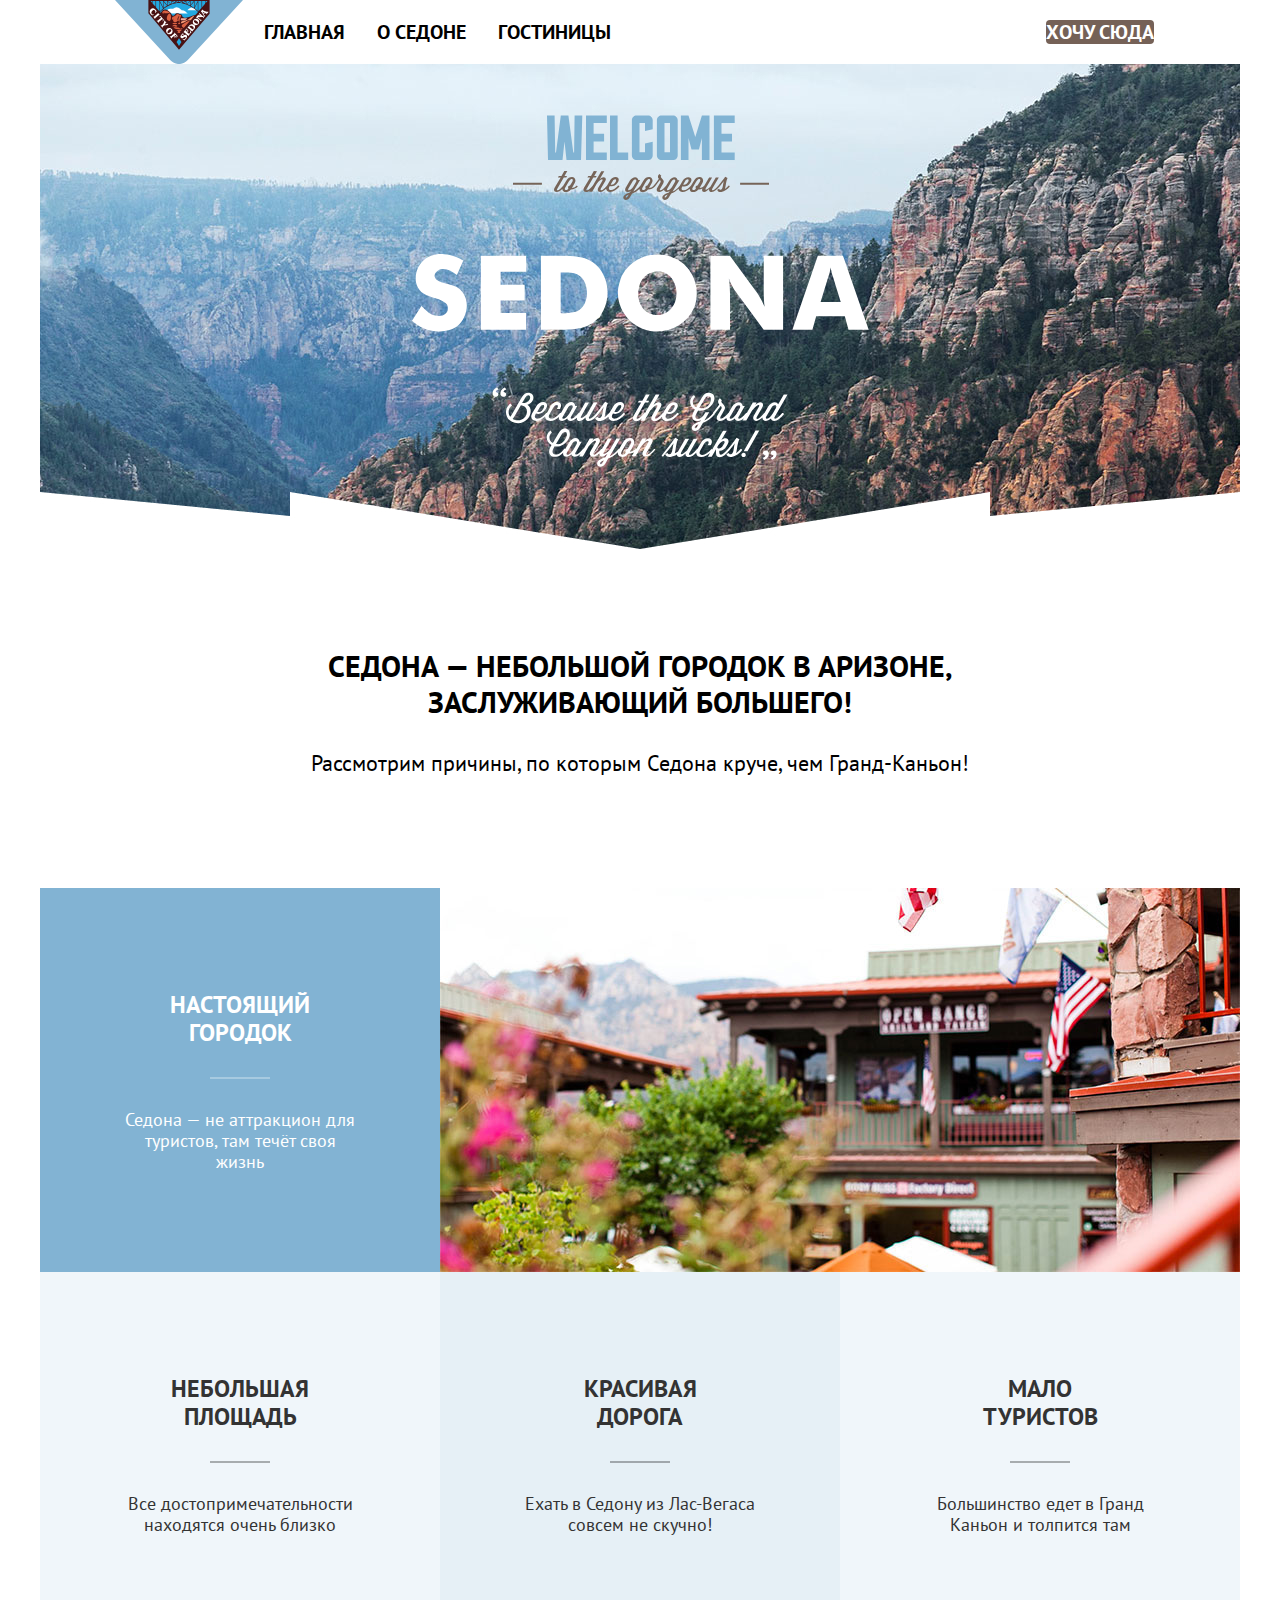
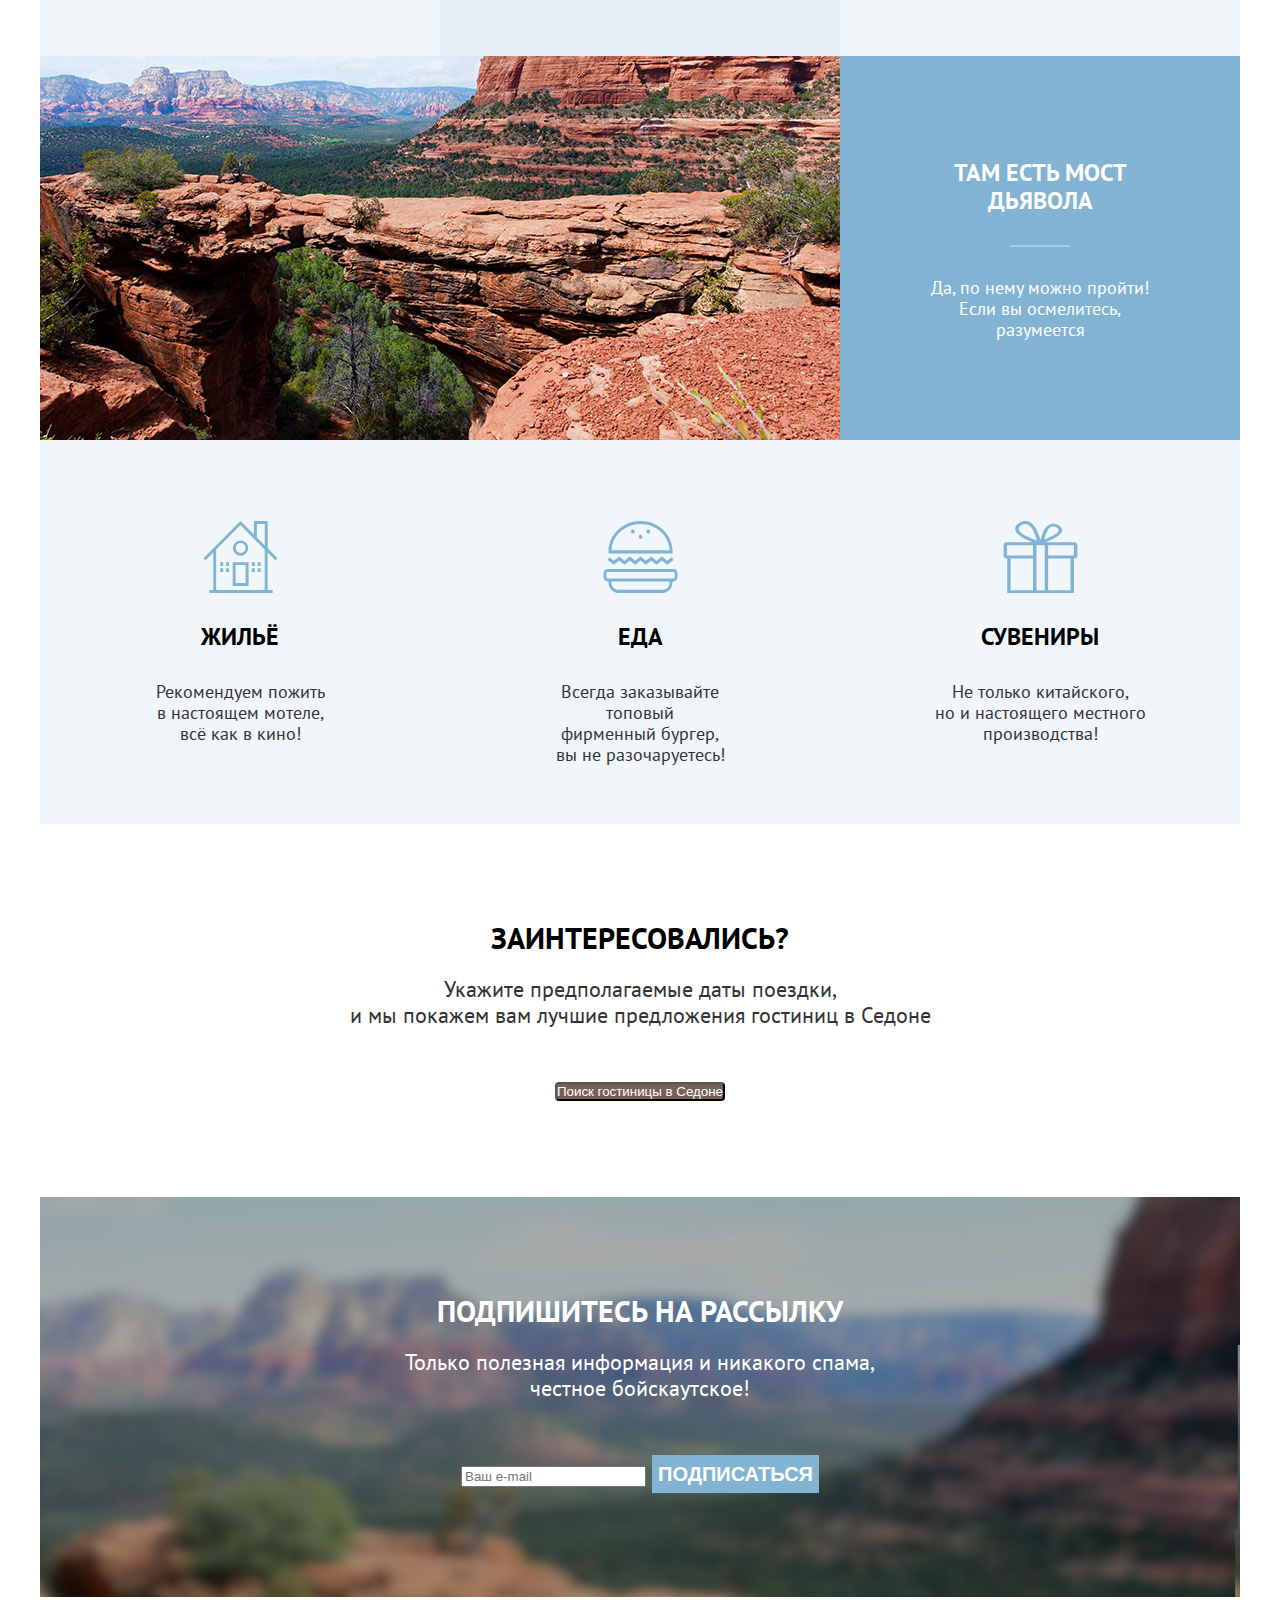
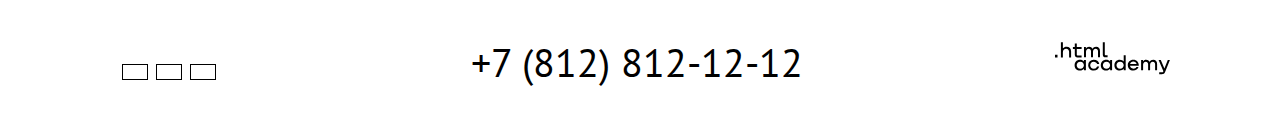
<file: index.html>
<!DOCTYPE html>
<html lang="ru">
  <head>
    <meta charset="utf-8">
    <title>HTML Academy: Седона</title>
    <link rel="stylesheet" href="/styles/styles.css">
  </head>
  <body>
    <!--Header-->
    <header data-test="header" class="page-header">
      <nav class="navigation">
        <a href="#" class="navigation-logo">
          <img src="/images/header/header-logo.svg" width="138" height="64" alt="Логотип туристического сайта городка Седона">
        </a>
        <ul class="navigation-list">
          <li class="navigation-item">
            <a href="#" class="navigation-link">Главная</a>
          </li>
          <li class="navigation-item">
            <a href="#" class="navigation-link">О Cедоне</a>
          </li>
          <li class="navigation-item">
            <a href="catalog.html" class="navigation-link">Гостиницы</a>
          </li>
        </ul>
        <ul class="navigation-list navigation-user">
          <li class="navigation-item">
            <a href="#" class="navigation-link">
              <span class="visually-hidden">Поиск</span>
            </a>
          </li>
          <li class="navigation-item">
            <a href="#" class="navigation-link">
              <span class="visually-hidden">Избранное<span>12</span></span>
            </a>
          </li>
          <li class="navigation-item">
            <a href="#" class="navigation-link">
              <span class="button">Хочу сюда</span>
            </a>
          </li>
        </ul>
      </nav>
    </header>
    <!--Main-->
    <main data-test="main" class="main-container main-index">
        <section data-test="hero" class="hero">
          <h1 class="visually-hidden">Седона - городок в Аризоне</h1>
          <img class="welcome-sedona" src="/images/main/welcome-sedona.svg" width="457" height="352" alt="Welcome to the gorgeous,sedona,because the grand canyon sucrs">
        </section>
        <section class="about-sedona">
          <h2 class="visually-hidden">Преимущества</h2>
          <p class="about-sedona-title">Седона — небольшой городок в Аризоне, <br>
            заслуживающий большего!</p>
          <p class="about-sedona-subtitle">Рассмотрим причины, по которым Седона круче, чем Гранд-Каньон!</p>
        </section>
        <!--list of advantages-->
        <section data-test="advantages" class="advantages">
          <h2 class="visually-hidden">Настоящий городок</h2>
          <ul class="advantages-list">
            <li class="advantages-item">
              <div class="advantages-container">
                <h3 class="advantages-title">Настоящий городок</h3>
                <div class="advantages-line-white"></div>
                <p class="advantages-subtitle">Седона — не аттракцион для туристов, там течёт своя жизнь</p>
              </div>
              <img src="/images/main/houses.jpg" width="800px" height="384px" alt="домик на фоне гор">
            </li>
            <li class="advantages-item">
              <div class="advantages-container">
                <h3 class="advantages-title">Небольшая площадь</h3>
                <div class="advantages-line"></div>
                <p class="advantages-subtitle">Все достопримечательности находятся очень близко</p>
              </div>
            </li>
            <li class="advantages-item">
              <div class="advantages-container">
                <h3 class="advantages-title">Красивая <br> дорога</h3>
                <div class="advantages-line"></div>
                <p class="advantages-subtitle">Ехать в Седону из Лас-Вегаса совсем не скучно!</p>
              </div>
            </li>
            <li class="advantages-item">
              <div class="advantages-container">
                <h3 class="advantages-title">Мало <br> туристов</h3>
                <div class="advantages-line"></div>
                <p class="advantages-subtitle">Большинство едет в Гранд Каньон и толпится там</p>
              </div>
            </li>
            <li class="advantages-item">
              <img src="/images/main/devil's-bridge.jpg" width="800px" height="384px" alt="мост дьявола">
              <div class="advantages-container">
                <h3 class="advantages-title">Там есть мост дьявола</h3>
                <div class="advantages-line-white"></div>
                <p class="advantages-subtitle">Да, по нему можно пройти! Если вы осмелитесь, разумеется</p>
              </div>
            </li>
          </ul>
          <!--services-->
          <h2 class="visually-hidden">Услуги</h2>
          <ul class="services-list">
            <li class="services-item">
              <div class="services-container">
                <img class="services-icon" src="/images/main/icone/house.svg" width="75" height="72" alt="иконка дома">
                <h3 class="services-title">Жильё</h3>
                <p class="services-text">Рекомендуем пожить <br> в настоящем мотеле, <br>всё как в кино!</p>
              </div>
            </li>
            <li class="services-item">
              <div class="services-container">
                <img class="services-icon" src="/images/main/icone/food.svg" width="75" height="72" alt="иконка бургера">
                <h3 class="services-title">Еда</h3>
                <p class="services-text">Всегда заказывайте топовый <br> фирменный бургер,<br> вы не разочаруетесь!</p>
              </div>
            </li>
            <li class="services-item">
              <div class="services-container">
                <img class="services-icon" src="/images/main/icone/gift.svg" width="75" height="72" alt="иконка подарка">
                <h3 class="services-title">Сувениры</h3>
                <p class="services-text">Не только китайского, <br> но и настоящего местного производства!</p>
              </div>
            </li>
          </ul>
        </section>
        <!--Hotel-search-->
        <section data-test="search" class="hotel-search">
          <div class="search-container">
            <h2 class="search-title">Заинтересовались?</h2>
            <p class="search-subtitle">Укажите предполагаемые даты поездки, <br> и мы покажем вам лучшие предложения гостиниц в Седоне</p>
            <button class="button">Поиск гостиницы в Седоне</button>
          </div>
        </section>
        <!--Subscribe to the newsletter-->
        <section data-test="subscribe" class="mailing">
          <h2 class="mailing-title">Подпишитесь на рассылку</h2>
          <p class="mailing-subtitle">Только полезная информация и никакого спама,<br> честное бойскаутское!</p>
          <form class="mailing-form" action="#">
            <input type="email" placeholder="Ваш е-mail">
            <button class="button-mailing">Подписаться</button>
          </form>
        </section>

    </main>
    <!--Footer-->
    <footer data-test="footer" class="page-footer">
      <section class="footer-social">
        <h2 class="visually-hidden">Социальные сети</h2>
        <ul class="footer-social-list">
          <li class="footer-social-item">
            <a class="buttom" href="https://vk.com/htmlacademy">
              <span class="visually-hidden">ВКонтакте</span>
            </a>
          </li>
          <li class="footer-social-item">
            <a class="buttom" href="https://t.me/htmlacademy">
              <span class="visually-hidden">Телеграм</span>
            </a>
          </li>
          <li class="footer-social-item">
            <a class="buttom" href="https://www.youtube.com/user/htmlacademyru">
              <span class="visually-hidden">Ютуб</span>
            </a>
          </li>
        </ul>
      </section>
      <section class="footer-contacts">
        <h2 class="visually-hidden">Контакты</h2>
        <address class="footer-contacts-address">
          <a class="footer-contacts-address-phone" href="tel:88128121212">+7 (812) 812-12-12</a>
        </address>
      </section>
      <section class="footer-logo">
        <h2 class="visually-hidden">Контакты</h2>
        <a class="footer-link-logo" href="https://htmlacademy.ru/">
          <img class="footer-logo-htmlacademy" src="/images/footer/html-academy-logo.svg" width="115" height="33" alt="Логотип htmlacademy">
        </a>
      </section>
    </footer>
  </body>
</html>
</file>
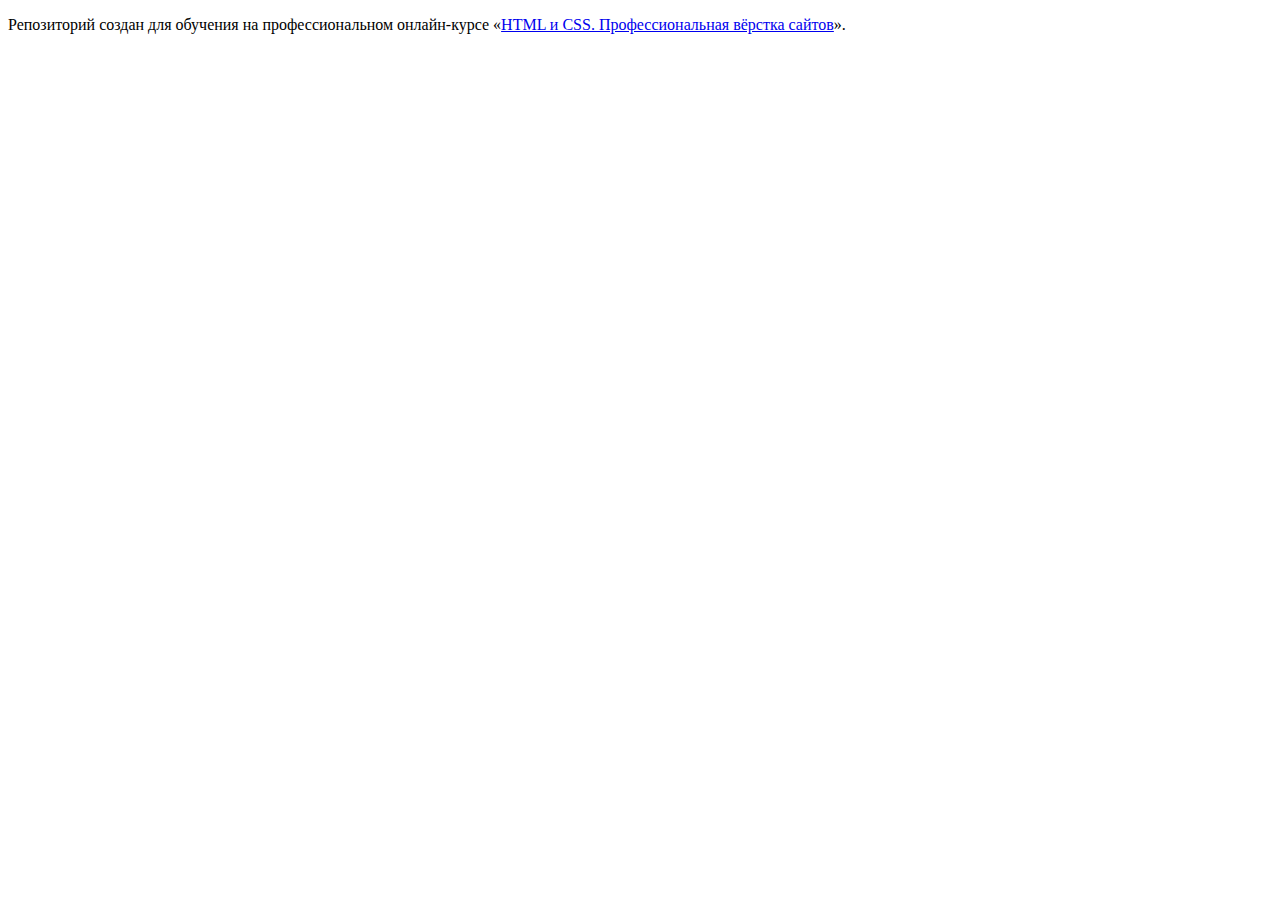
<file: 1/index.html>
<!DOCTYPE html>
<html lang="ru">
  <head>
    <meta charset="utf-8">
    <title>HTML Academy: Седона</title>
    <base href="https://htmlacademy-htmlcss.github.io/1722801-sedona-35/1/">
</head>
  <body>

    <p>Репозиторий создан для обучения на профессиональном онлайн‑курсе «<a href="https://htmlacademy.ru/intensive/htmlcss">HTML и CSS. Профессиональная вёрстка сайтов</a>».</p>

  </body>
</html>
</file>
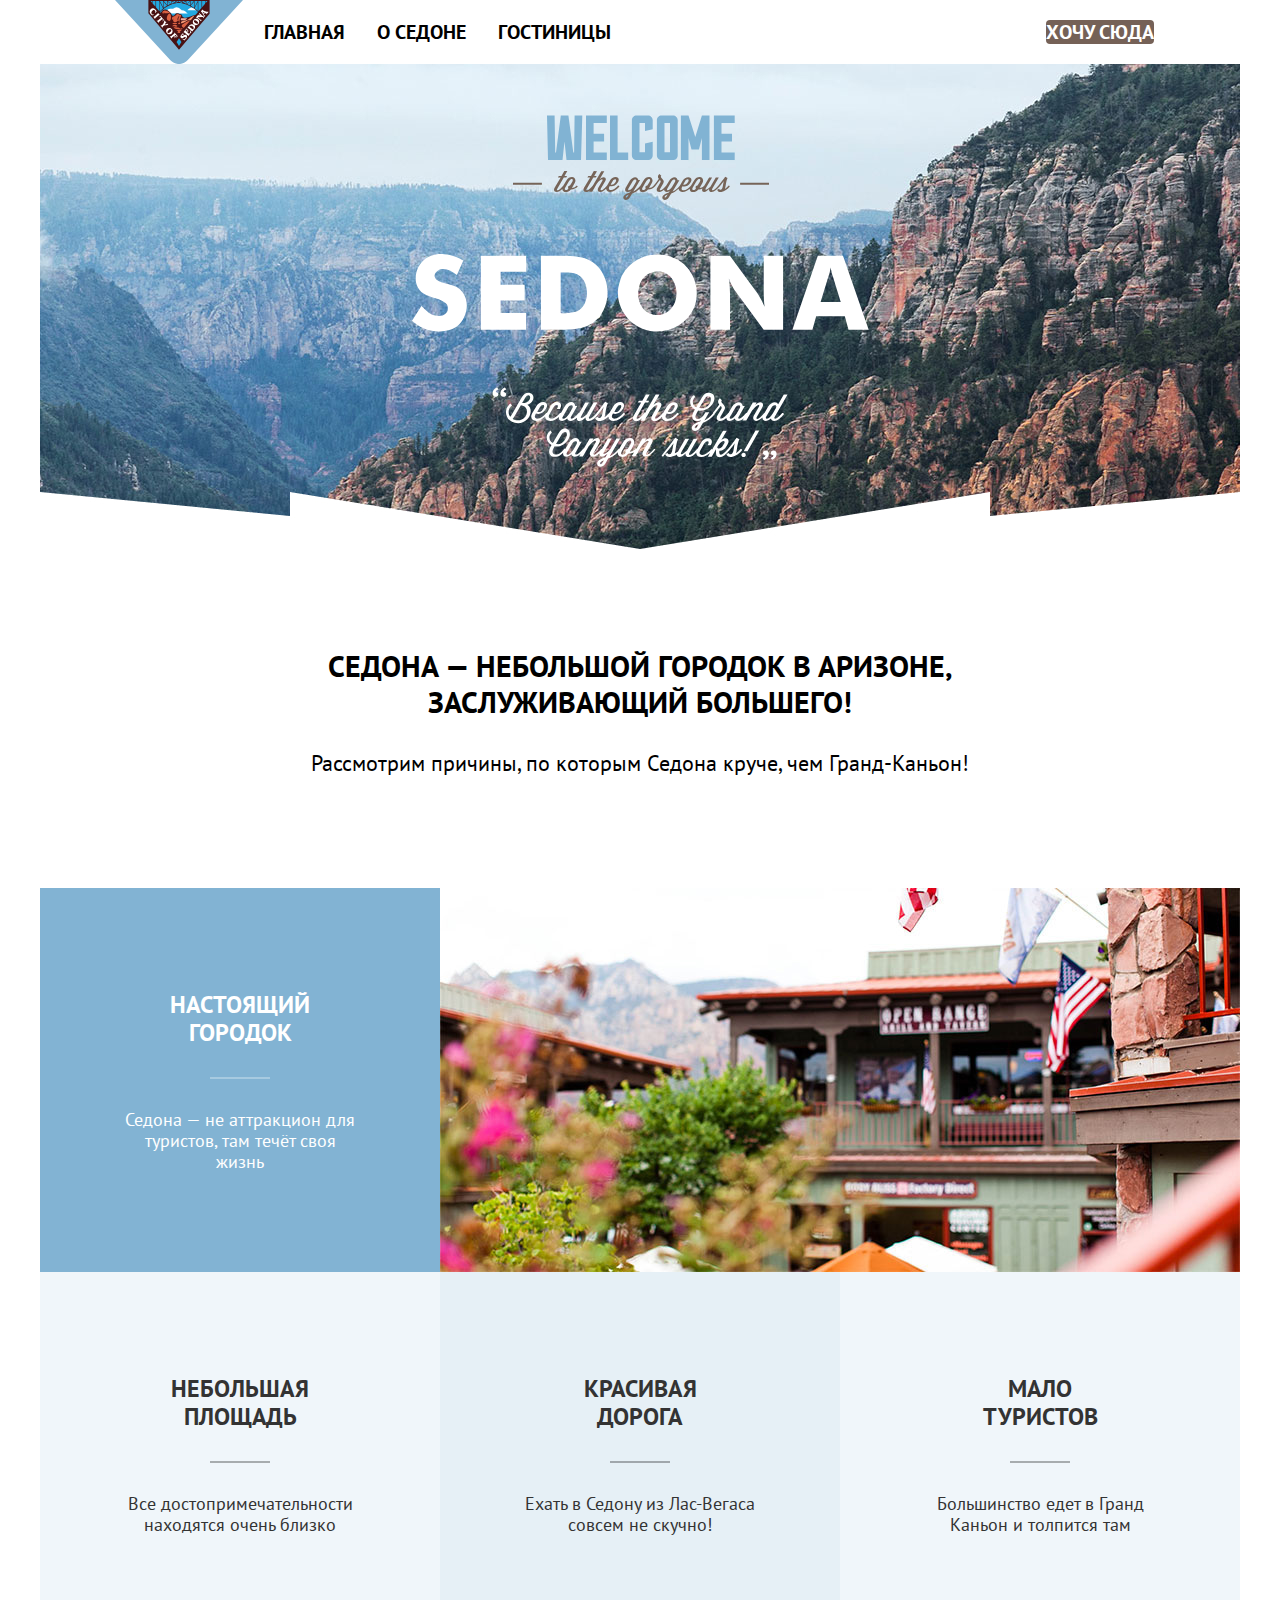
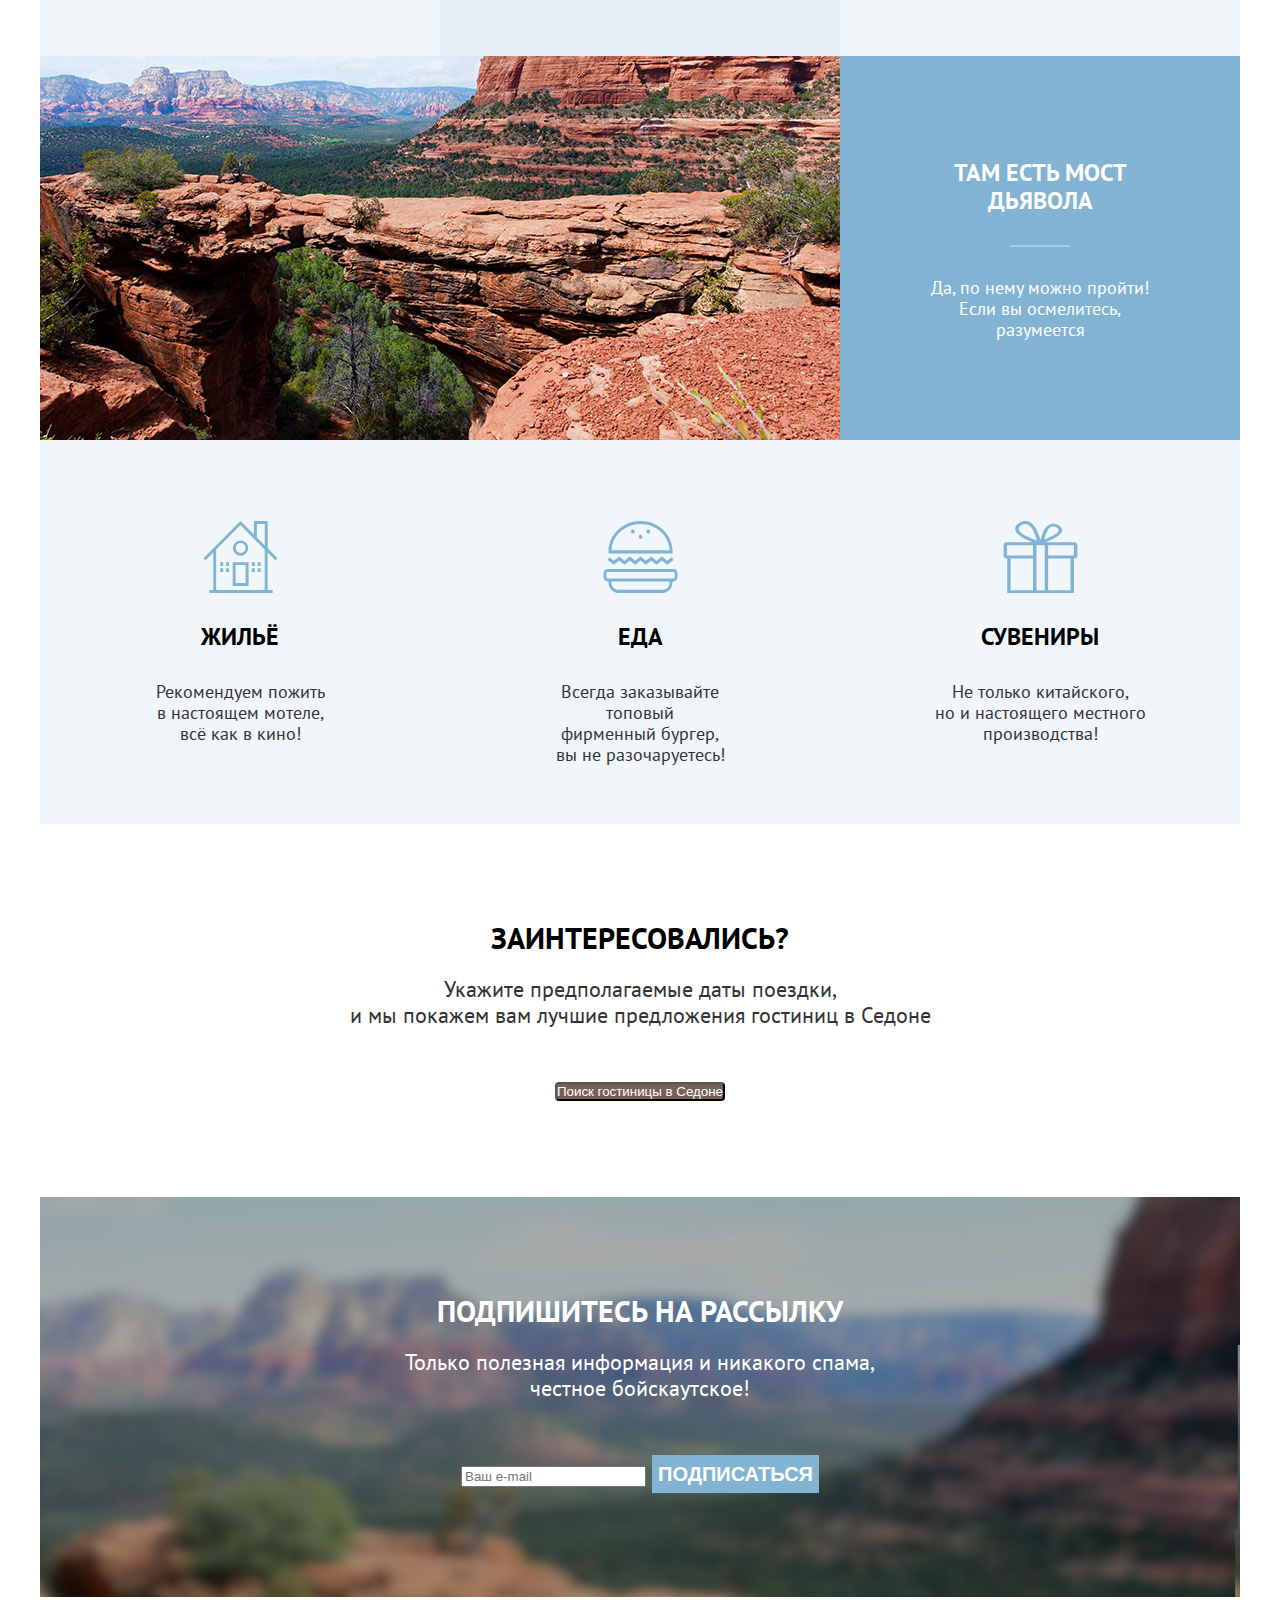
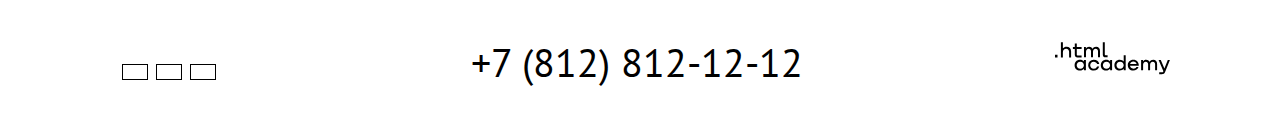
<file: 10/index.html>
<!DOCTYPE html>
<html lang="ru">
  <head>
    <meta charset="utf-8">
    <title>HTML Academy: Седона</title>
    <link rel="stylesheet" href="/styles/styles.css">
    <base href="https://htmlacademy-htmlcss.github.io/1722801-sedona-35/10/">
</head>
  <body>
    <!--Header-->
    <header data-test="header" class="page-header">
      <nav class="navigation">
        <a href="#" class="navigation-logo">
          <img src="/images/header/header-logo.svg" width="138" height="64" alt="Логотип туристического сайта городка Седона">
        </a>
        <ul class="navigation-list">
          <li class="navigation-item">
            <a href="#" class="navigation-link">Главная</a>
          </li>
          <li class="navigation-item">
            <a href="#" class="navigation-link">О Cедоне</a>
          </li>
          <li class="navigation-item">
            <a href="catalog.html" class="navigation-link">Гостиницы</a>
          </li>
        </ul>
        <ul class="navigation-list navigation-user">
          <li class="navigation-item">
            <a href="#" class="navigation-link">
              <span class="visually-hidden">Поиск</span>
            </a>
          </li>
          <li class="navigation-item">
            <a href="#" class="navigation-link">
              <span class="visually-hidden">Избранное<span>12</span></span>
            </a>
          </li>
          <li class="navigation-item">
            <a href="#" class="navigation-link">
              <span class="button">Хочу сюда</span>
            </a>
          </li>
        </ul>
      </nav>
    </header>
    <!--Main-->
    <main data-test="main" class="main-container main-index">
        <section data-test="hero" class="hero">
          <h1 class="visually-hidden">Седона - городок в Аризоне</h1>
          <img class="welcome-sedona" src="/images/main/welcome-sedona.svg" width="457" height="352" alt="Welcome to the gorgeous,sedona,because the grand canyon sucrs">
        </section>
        <section class="about-sedona">
          <h2 class="visually-hidden">Преимущества</h2>
          <p class="about-sedona-title">Седона — небольшой городок в Аризоне, <br>
            заслуживающий большего!</p>
          <p class="about-sedona-subtitle">Рассмотрим причины, по которым Седона круче, чем Гранд-Каньон!</p>
        </section>
        <!--list of advantages-->
        <section data-test="advantages" class="advantages">
          <h2 class="visually-hidden">Настоящий городок</h2>
          <ul class="advantages-list">
            <li class="advantages-item">
              <div class="advantages-container">
                <h3 class="advantages-title">Настоящий городок</h3>
                <div class="advantages-line-white"></div>
                <p class="advantages-subtitle">Седона — не аттракцион для туристов, там течёт своя жизнь</p>
              </div>
              <img src="/images/main/houses.jpg" width="800px" height="384px" alt="домик на фоне гор">
            </li>
            <li class="advantages-item">
              <div class="advantages-container">
                <h3 class="advantages-title">Небольшая площадь</h3>
                <div class="advantages-line"></div>
                <p class="advantages-subtitle">Все достопримечательности находятся очень близко</p>
              </div>
            </li>
            <li class="advantages-item">
              <div class="advantages-container">
                <h3 class="advantages-title">Красивая <br> дорога</h3>
                <div class="advantages-line"></div>
                <p class="advantages-subtitle">Ехать в Седону из Лас-Вегаса совсем не скучно!</p>
              </div>
            </li>
            <li class="advantages-item">
              <div class="advantages-container">
                <h3 class="advantages-title">Мало <br> туристов</h3>
                <div class="advantages-line"></div>
                <p class="advantages-subtitle">Большинство едет в Гранд Каньон и толпится там</p>
              </div>
            </li>
            <li class="advantages-item">
              <img src="/images/main/devil's-bridge.jpg" width="800px" height="384px" alt="мост дьявола">
              <div class="advantages-container">
                <h3 class="advantages-title">Там есть мост дьявола</h3>
                <div class="advantages-line-white"></div>
                <p class="advantages-subtitle">Да, по нему можно пройти! Если вы осмелитесь, разумеется</p>
              </div>
            </li>
          </ul>
          <!--services-->
          <h2 class="visually-hidden">Услуги</h2>
          <ul class="services-list">
            <li class="services-item">
              <div class="services-container">
                <img class="services-icon" src="/images/main/icone/house.svg" width="75" height="72" alt="иконка дома">
                <h3 class="services-title">Жильё</h3>
                <p class="services-text">Рекомендуем пожить <br> в настоящем мотеле, <br>всё как в кино!</p>
              </div>
            </li>
            <li class="services-item">
              <div class="services-container">
                <img class="services-icon" src="/images/main/icone/food.svg" width="75" height="72" alt="иконка бургера">
                <h3 class="services-title">Еда</h3>
                <p class="services-text">Всегда заказывайте топовый <br> фирменный бургер,<br> вы не разочаруетесь!</p>
              </div>
            </li>
            <li class="services-item">
              <div class="services-container">
                <img class="services-icon" src="/images/main/icone/gift.svg" width="75" height="72" alt="иконка подарка">
                <h3 class="services-title">Сувениры</h3>
                <p class="services-text">Не только китайского, <br> но и настоящего местного производства!</p>
              </div>
            </li>
          </ul>
        </section>
        <!--Hotel-search-->
        <section data-test="search" class="hotel-search">
          <div class="search-container">
            <h2 class="search-title">Заинтересовались?</h2>
            <p class="search-subtitle">Укажите предполагаемые даты поездки, <br> и мы покажем вам лучшие предложения гостиниц в Седоне</p>
            <button class="button">Поиск гостиницы в Седоне</button>
          </div>
        </section>
        <!--Subscribe to the newsletter-->
        <section data-test="subscribe" class="mailing">
          <h2 class="mailing-title">Подпишитесь на рассылку</h2>
          <p class="mailing-subtitle">Только полезная информация и никакого спама,<br> честное бойскаутское!</p>
          <form class="mailing-form" action="#">
            <input type="email" placeholder="Ваш е-mail">
            <button class="button-mailing">Подписаться</button>
          </form>
        </section>

    </main>
    <!--Footer-->
    <footer data-test="footer" class="page-footer">
      <section class="footer-social">
        <h2 class="visually-hidden">Социальные сети</h2>
        <ul class="footer-social-list">
          <li class="footer-social-item">
            <a class="buttom" href="https://vk.com/htmlacademy">
              <span class="visually-hidden">ВКонтакте</span>
            </a>
          </li>
          <li class="footer-social-item">
            <a class="buttom" href="https://t.me/htmlacademy">
              <span class="visually-hidden">Телеграм</span>
            </a>
          </li>
          <li class="footer-social-item">
            <a class="buttom" href="https://www.youtube.com/user/htmlacademyru">
              <span class="visually-hidden">Ютуб</span>
            </a>
          </li>
        </ul>
      </section>
      <section class="footer-contacts">
        <h2 class="visually-hidden">Контакты</h2>
        <address class="footer-contacts-address">
          <a class="footer-contacts-address-phone" href="tel:88128121212">+7 (812) 812-12-12</a>
        </address>
      </section>
      <section class="footer-logo">
        <h2 class="visually-hidden">Контакты</h2>
        <a class="footer-link-logo" href="https://htmlacademy.ru/">
          <img class="footer-logo-htmlacademy" src="/images/footer/html-academy-logo.svg" width="115" height="33" alt="Логотип htmlacademy">
        </a>
      </section>
    </footer>
  </body>
</html>
</file>
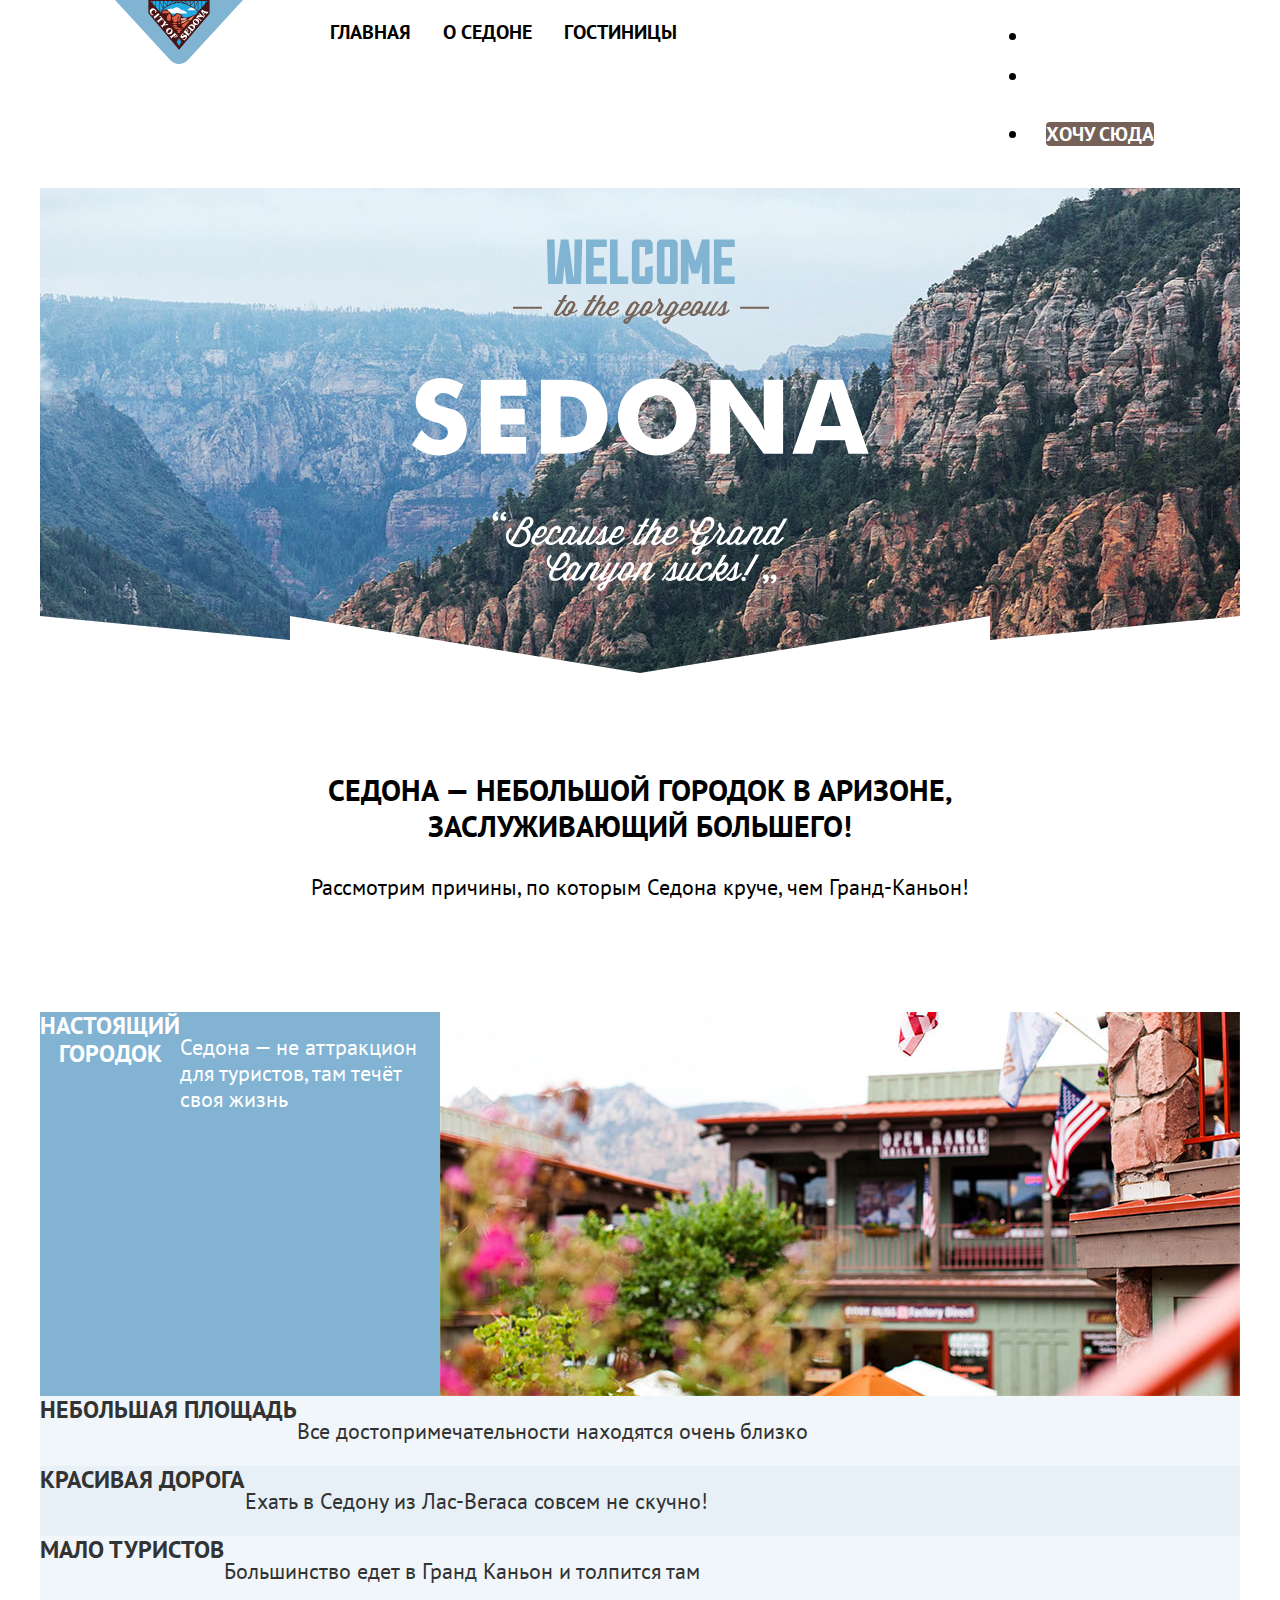
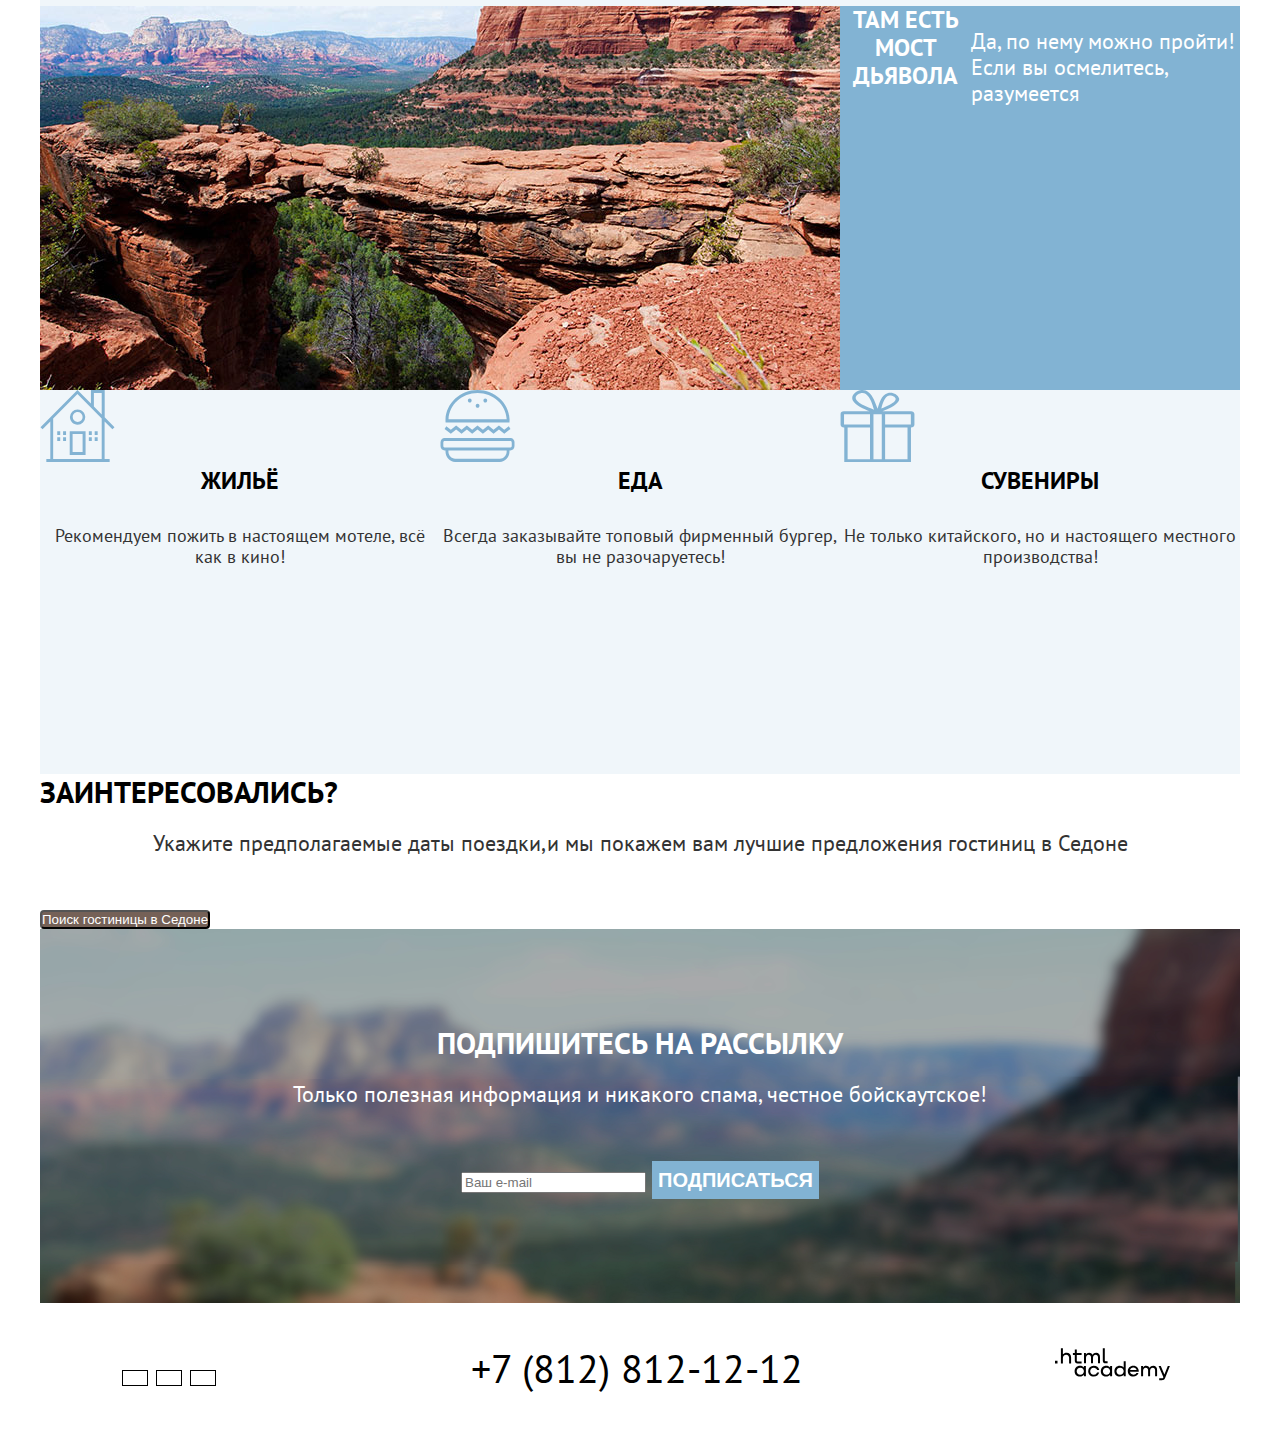
<file: 7/index.html>
<!DOCTYPE html>
<html lang="ru">
  <head>
    <meta charset="utf-8">
    <title>HTML Academy: Седона</title>
    <link rel="stylesheet" href="/styles/styles.css">
    <base href="https://htmlacademy-htmlcss.github.io/1722801-sedona-35/7/">
</head>
  <body>
    <!--Header-->
    <header data-test="header" class="page-header">
      <nav class="navigation">
        <a href="">
          <img src="/images/header/header-logo.svg" width="138" height="64" alt="Логотип туристического сайта городка Седона">
        </a>
        <ul class="navigation-list">
          <li class="navigation-item">
            <a href="#" class="navigation-link">Главная</a>
          </li>
          <li class="navigation-item">
            <a href="#" class="navigation-link">О Cедоне</a>
          </li>
          <li class="navigation-item">
            <a href="catalog.html" class="navigation-link">Гостиницы</a>
          </li>
        </ul>
        <ul class="navigation-user">
          <li class="navigation-item">
            <a href="#" class="navigation-link">
              <span class="visually-hidden">Поиск</span>
            </a>
          </li>
          <li class="navigation-item">
            <a href="#" class="navigation-link">
              <span class="visually-hidden">Избранное 12</span>
            </a>
          </li>
          <li class="navigation-item">
            <a href="#" class="navigation-link"><span class="button">Хочу сюда</span></a>
          </li>
        </ul>
      </nav>
    </header>
<!--Main-->
    <main data-test="main" class="main-index">
      <section data-test="hero" class="hero">
        <h1 class="visually-hidden">Седона - городок в Аризоне</h1>
        <img class="welcome-sedona" src="/images/main/welcome-sedona.svg" width="457" height="352" alt="Welcome to the gorgeous,sedona,because the grand canyon sucrs">
      </section>
      <section class="about-sedona">
        <h2 class="visually-hidden">Преимущества</h2>
        <p class="about-sedona-title">Седона — небольшой городок в Аризоне, <br>
          заслуживающий большего!</p>
        <p class="about-sedona-subtitle">Рассмотрим причины, по которым Седона круче, чем Гранд-Каньон!</p>
      </section>
      <!--list of advantages-->
      <section data-test="advantages" class="advantages">
        <h2 class="visually-hidden">Настоящий городок</h2>
        <ul class="advantages-list">
          <li class="advantages-item advantages-item-inner"> <!--поменять название второго класса-->
            <h3 class="advantages-title">Настоящий городок</h3>
            <p class="advantages-text">Седона — не аттракцион для туристов, там течёт своя жизнь</p>
            <img src="/images/main/houses.jpg" width="800" height="384" alt="домики на фоне гор">
          </li>
          <li class="advantages-item">
            <h3 class="advantages-title">Небольшая площадь</h3>
            <p class="advantages-text">Все достопримечательности находятся очень близко</p>
          </li>
          <li class="advantages-item">
            <h3 class="advantages-title">Красивая дорога</h3>
            <p class="advantages-text">Ехать в Седону из Лас-Вегаса совсем не скучно!</p>
          </li>
          <li class="advantages-item">
            <h3 class="advantages-title">Мало туристов</h3>
            <p class="advantages-text">Большинство едет в Гранд Каньон и толпится там</p>
          </li>
          <li class="advantages-item advantages-item-inner"> <!--поменять название второго класса-->
            <img src="/images/main/devil's-bridge.jpg" width="800" height="384" alt="фотография дьявольского моста в окресностях Седоны">
            <h3 class="advantages-title">Там есть мост дьявола</h3>
            <p class="advantages-text">Да, по нему можно пройти! Если вы осмелитесь, разумеется</p>
          </li>
        </ul>
        <!--services-->
        <h2 class="visually-hidden">Услуги</h2>
        <ul class="services-list">
          <li class="services-item services-item-">
            <img src="/images/main/icone/house.svg" width="75" height="72" alt="иконка дома">
            <h3 class="services-title">Жильё</h3>
            <p class="services-text">Рекомендуем пожить в настоящем мотеле,
              всё как в кино!</p>
          </li>
          <li class="services-item">
            <img src="/images/main/icone/food.svg" width="75" height="72" alt="иконка бургера">
            <h3 class="services-title">Еда</h3>
            <p class="services-text">Всегда заказывайте топовый фирменный бургер, вы не разочаруетесь!</p>
          </li>
          <li class="services-item">
            <img src="/images/main/icone/gift.svg" width="75" height="72" alt="иконка подарка">
            <h3 class="services-title">Сувениры</h3>
            <p class="services-text">Не только китайского, но и настоящего местного производства!</p>
          </li>
        </ul>
      </section>
      <!--Hotel-search-->
      <section data-test="search" class="hotel-search">
        <h2 class="search-title">Заинтересовались?</h2>
        <p class="search-subtitle">Укажите предполагаемые даты поездки,и мы покажем вам лучшие предложения гостиниц в Седоне</p>
         <button class="button" href="#">Поиск гостиницы в Седоне</button>
      </section>
      <!--Subscribe to the newsletter-->
      <section data-test="subscribe" class="mailing">
        <h2 class="mailing-title">Подпишитесь на рассылку</h2>
        <p class="mailing-subtitle">Только полезная информация и никакого спама, честное бойскаутское!</p>
        <form class="mailing-form" action="#">
          <input type="email" placeholder="Ваш е-mail">
          <button class="button-mailing">Подписаться</button>
        </form>
      </section>
    </main>
    <!--Footer-->
    <footer data-test="footer" class="page-footer">
      <section class="footer-social">
        <h2 class="visually-hidden">Социальные сети</h2>
        <ul class="footer-social-list">
          <li class="footer-social-item">
            <a class="buttom" href="https://vk.com/htmlacademy">
              <span class="visually-hidden">ВКонтакте</span>
            </a>
          </li>
          <li class="footer-social-item">
            <a class="buttom" href="https://t.me/htmlacademy">
              <span class="visually-hidden">Телеграм</span>
            </a>
          </li>
          <li class="footer-social-item">
            <a class="buttom" href="https://www.youtube.com/user/htmlacademyru">
              <span class="visually-hidden">Ютуб</span>
            </a>
          </li>
        </ul>
      </section>
      <section class="footer-contacts">
        <h2 class="visually-hidden">Контакты</h2>
        <address class="footer-contacts-address">
          <a class="footer-contacts-address-phone" href="tel:88128121212">+7 (812) 812-12-12</a>
        </address>
      </section>
      <section class="footer-logo">
        <h2 class="visually-hidden">Контакты</h2>
        <a class="footer-link-logo" href="https://htmlacademy.ru/">
          <img class="footer-logo-htmlacademy" src="/images/footer/html-academy-logo.svg" width="115" height="33" alt="Логотип htmlacademy">
        </a>
      </section>
    </footer>
  </body>
</html>
</file>
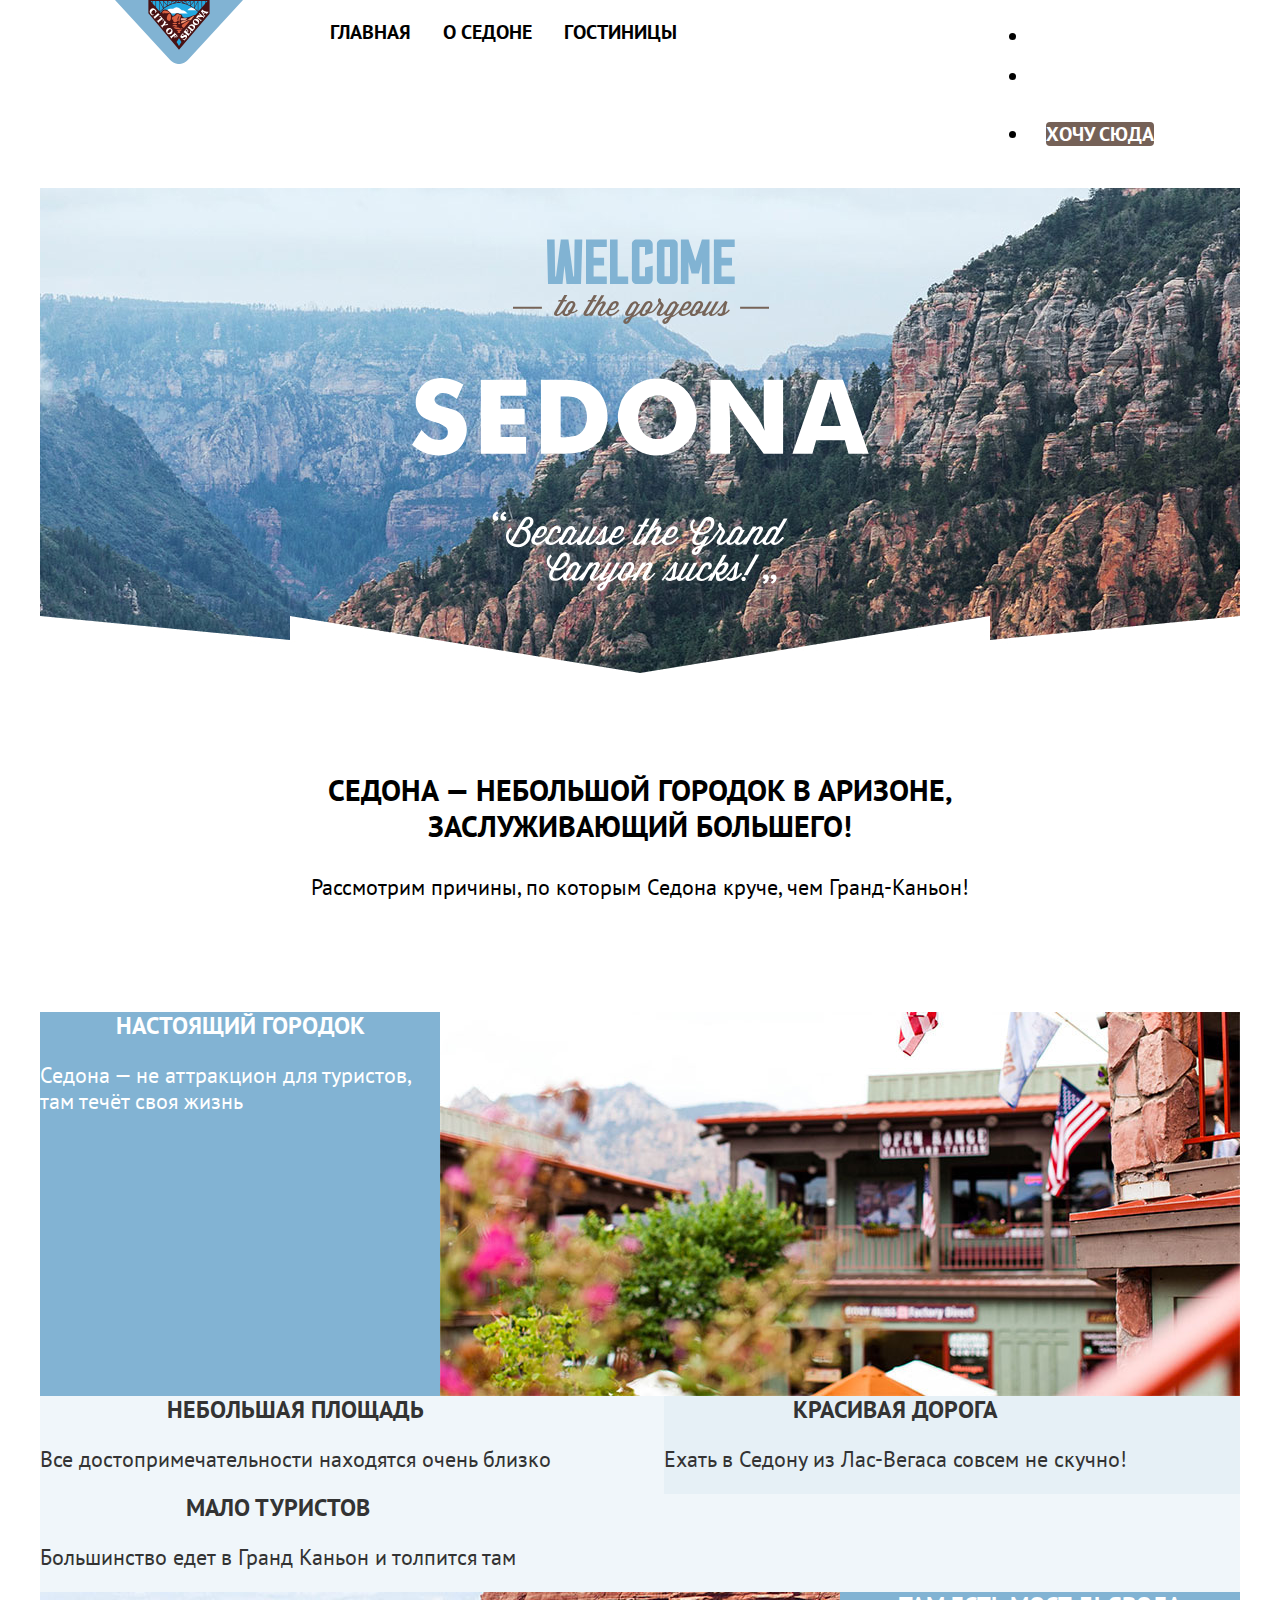
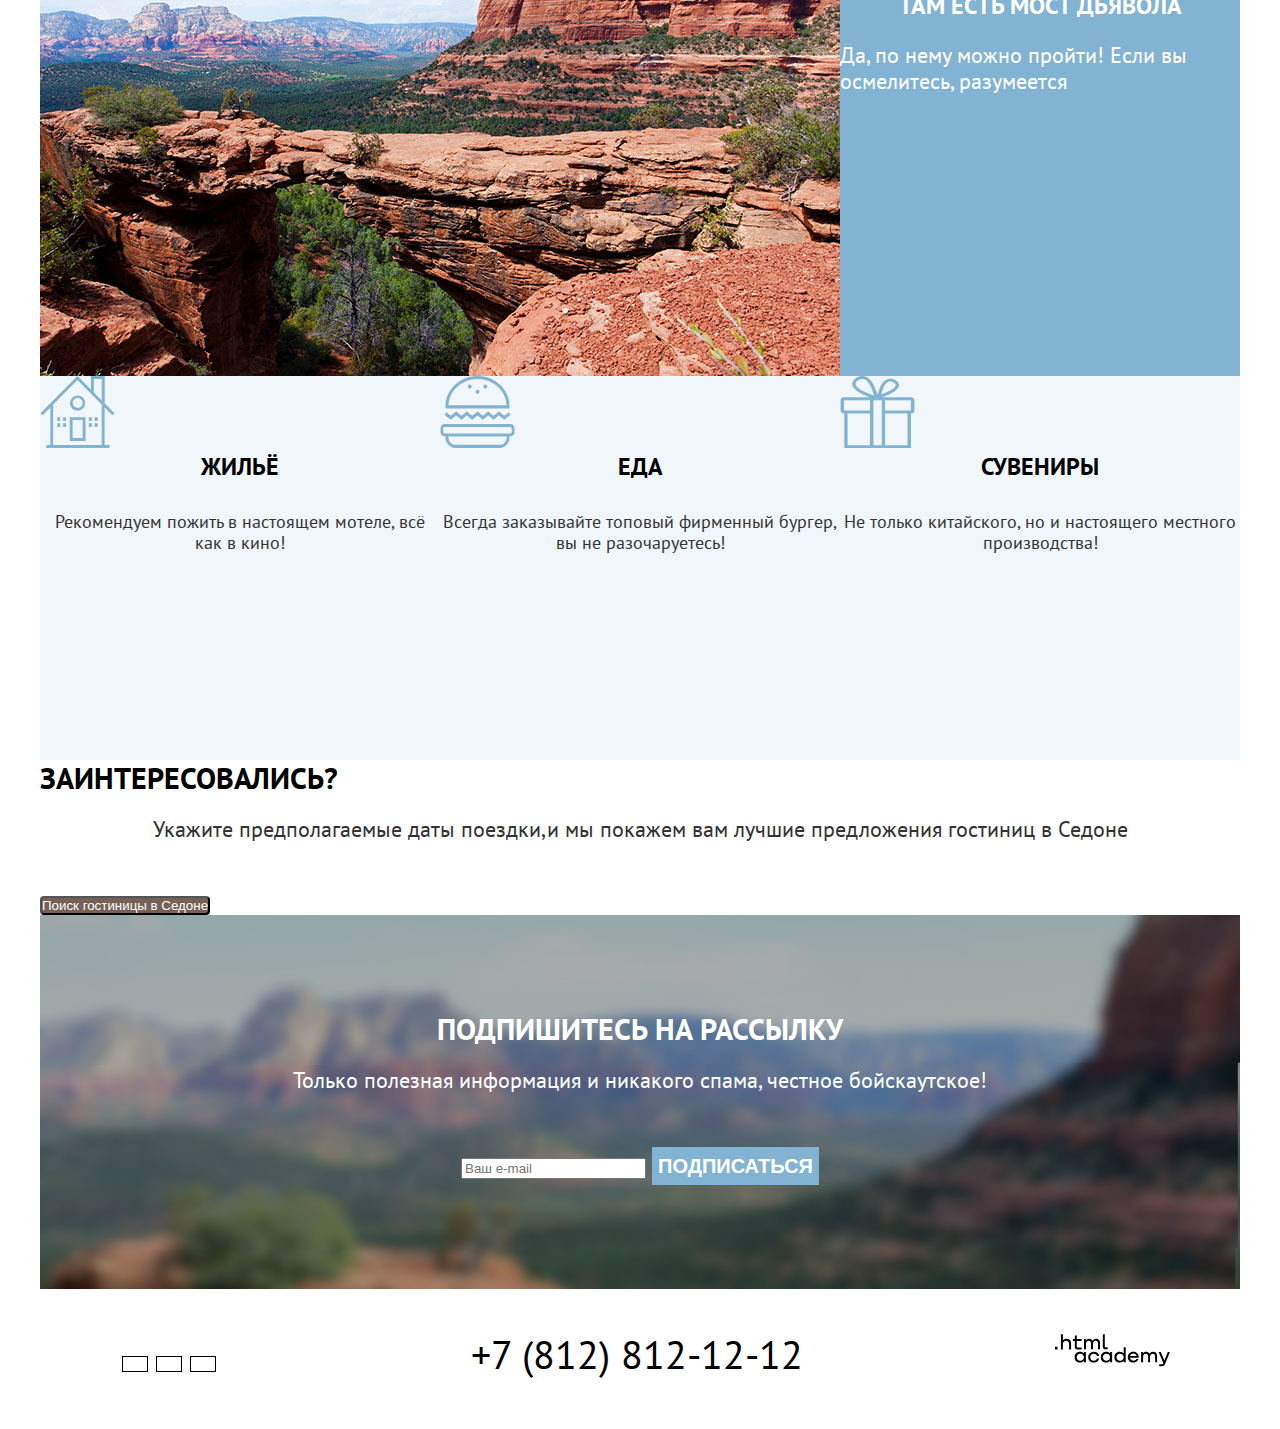
<file: 9/index.html>
<!DOCTYPE html>
<html lang="ru">
  <head>
    <meta charset="utf-8">
    <title>HTML Academy: Седона</title>
    <link rel="stylesheet" href="/styles/styles.css">
    <base href="https://htmlacademy-htmlcss.github.io/1722801-sedona-35/9/">
</head>
  <body>
    <!--Header-->
    <header data-test="header" class="page-header">
      <nav class="navigation">
        <a href="">
          <img src="/images/header/header-logo.svg" width="138" height="64" alt="Логотип туристического сайта городка Седона">
        </a>
        <ul class="navigation-list">
          <li class="navigation-item">
            <a href="#" class="navigation-link">Главная</a>
          </li>
          <li class="navigation-item">
            <a href="#" class="navigation-link">О Cедоне</a>
          </li>
          <li class="navigation-item">
            <a href="catalog.html" class="navigation-link">Гостиницы</a>
          </li>
        </ul>
        <ul class="navigation-user">
          <li class="navigation-item">
            <a href="#" class="navigation-link">
              <span class="visually-hidden">Поиск</span>
            </a>
          </li>
          <li class="navigation-item">
            <a href="#" class="navigation-link">
              <span class="visually-hidden">Избранное <span>12</span></span>
            </a>
          </li>
          <li class="navigation-item">
            <a href="#" class="navigation-link"><span class="button">Хочу сюда</span></a>
          </li>
        </ul>
      </nav>
    </header>
<!--Main-->
    <main data-test="main" class="main-container main-index">
      <div class="main-container">
        <section data-test="hero" class="hero">
          <h1 class="visually-hidden">Седона - городок в Аризоне</h1>
          <img class="welcome-sedona" src="/images/main/welcome-sedona.svg" width="457" height="352" alt="Welcome to the gorgeous,sedona,because the grand canyon sucrs">
        </section>
        <section class="about-sedona">
          <h2 class="visually-hidden">Преимущества</h2>
          <p class="about-sedona-title">Седона — небольшой городок в Аризоне, <br>
            заслуживающий большего!</p>
          <p class="about-sedona-subtitle">Рассмотрим причины, по которым Седона круче, чем Гранд-Каньон!</p>
        </section>
        <!--list of advantages-->
        <section data-test="advantages" class="advantages">
          <h2 class="visually-hidden">Настоящий городок</h2>
          <ul class="advantages-list">
            <li class="advantages-item advantages-item-inner"> <!--поменять название второго класса-->
              <div class="advantages-item-container">
                <h3 class="advantages-title">Настоящий городок</h3>
                <p class="advantages-text">Седона — не аттракцион для туристов, там течёт своя жизнь</p>
              </div>
              <img src="/images/main/houses.jpg" width="800" height="384" alt="домики на фоне гор">
            </li>
            <li class="advantages-item">
              <div class="advantages-item-container">
                <h3 class="advantages-title">Небольшая площадь</h3>
                <p class="advantages-text">Все достопримечательности находятся очень близко</p>
              </div>
            </li>
            <li class="advantages-item">
              <div class="advantages-item-container">
                <h3 class="advantages-title">Красивая дорога</h3>
                <p class="advantages-text">Ехать в Седону из Лас-Вегаса совсем не скучно!</p>
              </div>
            </li>
            <li class="advantages-item">
              <div class="advantages-item-container">
                <h3 class="advantages-title">Мало туристов</h3>
                <p class="advantages-text">Большинство едет в Гранд Каньон и толпится там</p>
              </div>
            </li>
            <li class="advantages-item advantages-item-inner"> <!--поменять название второго класса-->
              <img src="/images/main/devil's-bridge.jpg" width="800" height="384" alt="фотография дьявольского моста в окресностях Седоны">
              <div class="advantages-item-container">
                <h3 class="advantages-title">Там есть мост дьявола</h3>
                <p class="advantages-text">Да, по нему можно пройти! Если вы осмелитесь, разумеется</p>
              </div>
            </li>
          </ul>
          <!--services-->
          <h2 class="visually-hidden">Услуги</h2>
          <ul class="services-list">
            <li class="services-item services-item-">
              <img src="/images/main/icone/house.svg" width="75" height="72" alt="иконка дома">
              <h3 class="services-title">Жильё</h3>
              <p class="services-text">Рекомендуем пожить в настоящем мотеле,
                всё как в кино!</p>
            </li>
            <li class="services-item">
              <img src="/images/main/icone/food.svg" width="75" height="72" alt="иконка бургера">
              <h3 class="services-title">Еда</h3>
              <p class="services-text">Всегда заказывайте топовый фирменный бургер, вы не разочаруетесь!</p>
            </li>
            <li class="services-item">
              <img src="/images/main/icone/gift.svg" width="75" height="72" alt="иконка подарка">
              <h3 class="services-title">Сувениры</h3>
              <p class="services-text">Не только китайского, но и настоящего местного производства!</p>
            </li>
          </ul>
        </section>
        <!--Hotel-search-->
        <section data-test="search" class="hotel-search">
          <h2 class="search-title">Заинтересовались?</h2>
          <p class="search-subtitle">Укажите предполагаемые даты поездки,и мы покажем вам лучшие предложения гостиниц в Седоне</p>
          <button class="button">Поиск гостиницы в Седоне</button>
        </section>
        <!--Subscribe to the newsletter-->
        <section data-test="subscribe" class="mailing">
          <h2 class="mailing-title">Подпишитесь на рассылку</h2>
          <p class="mailing-subtitle">Только полезная информация и никакого спама, честное бойскаутское!</p>
          <form class="mailing-form" action="#">
            <input type="email" placeholder="Ваш е-mail">
            <button class="button-mailing">Подписаться</button>
          </form>
        </section>
      </div>
    </main>
    <!--Footer-->
    <footer data-test="footer" class="page-footer">
      <section class="footer-social">
        <h2 class="visually-hidden">Социальные сети</h2>
        <ul class="footer-social-list">
          <li class="footer-social-item">
            <a class="buttom" href="https://vk.com/htmlacademy">
              <span class="visually-hidden">ВКонтакте</span>
            </a>
          </li>
          <li class="footer-social-item">
            <a class="buttom" href="https://t.me/htmlacademy">
              <span class="visually-hidden">Телеграм</span>
            </a>
          </li>
          <li class="footer-social-item">
            <a class="buttom" href="https://www.youtube.com/user/htmlacademyru">
              <span class="visually-hidden">Ютуб</span>
            </a>
          </li>
        </ul>
      </section>
      <section class="footer-contacts">
        <h2 class="visually-hidden">Контакты</h2>
        <address class="footer-contacts-address">
          <a class="footer-contacts-address-phone" href="tel:88128121212">+7 (812) 812-12-12</a>
        </address>
      </section>
      <section class="footer-logo">
        <h2 class="visually-hidden">Контакты</h2>
        <a class="footer-link-logo" href="https://htmlacademy.ru/">
          <img class="footer-logo-htmlacademy" src="/images/footer/html-academy-logo.svg" width="115" height="33" alt="Логотип htmlacademy">
        </a>
      </section>
    </footer>
  </body>
</html>
</file>
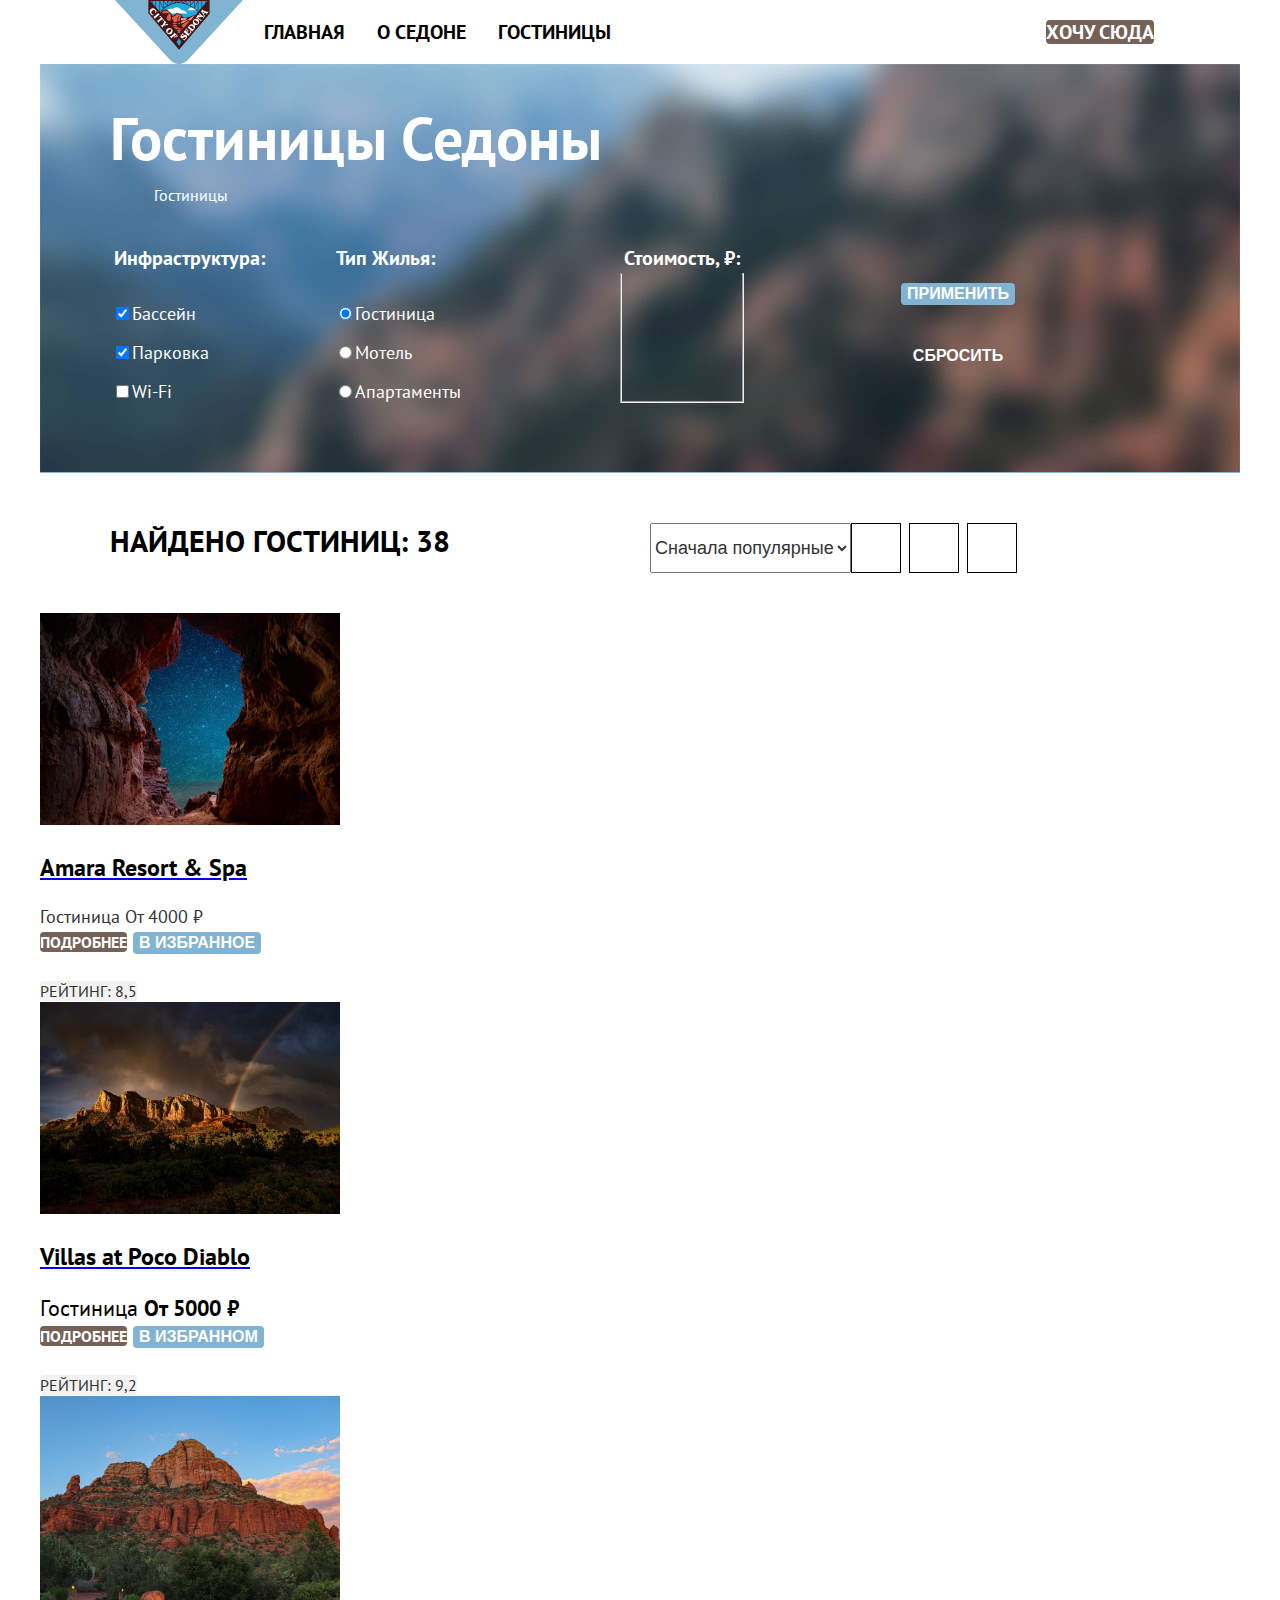
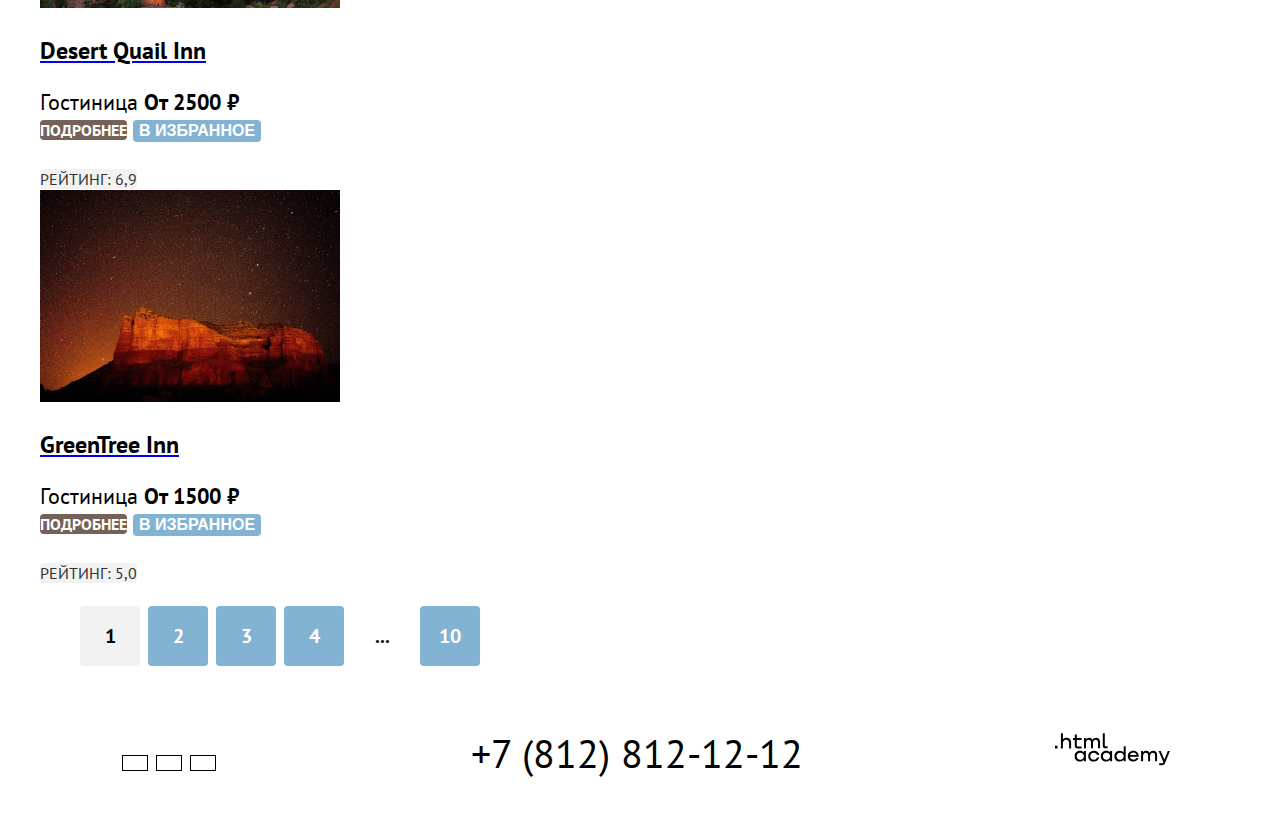
<file: catalog.html>
<!DOCTYPE html>
<html lang="ru">
<head>
  <meta charset="UTF-8">
  <title>Каталог</title>
  <link rel="stylesheet" href="/styles/styles.css">
</head>
<body>
  <!--Header-->
  <header data-test="header" class="page-header">
    <nav class="navigation">
      <a href="index.html" class="navigation-logo">
        <img src="/images/header/header-logo.svg" width="138" height="64" alt="Логотип туристического сайта городка Седона">
      </a>
      <ul class="navigation-list">
        <li class="navigation-item">
          <a href="index.html" class="navigation-link">Главная</a>
        </li>
        <li class="navigation-item">
          <a href="#" class="navigation-link">О Cедоне</a>
        </li>
        <li class="navigation-item">
          <a href="catalog.html" class="navigation-link">Гостиницы</a>
        </li>
      </ul>
      <ul class="navigation-list navigation-user">
        <li class="navigation-item">
          <a href="#" class="navigation-link">
            <span class="visually-hidden">Поиск</span>
          </a>
        </li>
        <li class="navigation-item">
          <a href="#" class="navigation-link">
            <span class="visually-hidden">Избранное<span>12</span></span>
          </a>
        </li>
        <li class="navigation-item">
          <a href="#" class="navigation-link">
            <span class="button">Хочу сюда</span>
          </a>
        </li>
      </ul>
    </nav>
  </header>
  <!--Main-->
      <main data-test="main" class="main-inner">
        <div class="main-filter">
          <header class="inner-header">
            <h1 class="inner-header-title">Гостиницы Седоны</h1>
            <ul class="breadcrumbs">
              <li class="breadcrumbs-item">
                <a class="breadcrumbs-link" href="index.html">
                  <span class="visually-hidden">Главная</span>
                </a>
              </li>
              <li class="breadcrumbs-item">
                <div></div>
              </li>
              <li class="breadcrumbs-item">
                <a class="breadcrumbs-link">Гостиницы</a>
              </li>
            </ul>
          </header>
          <!--Catalog-products-->
          <section data-test="filter" class="catalog-products">
            <h2 class="visually-hidden">Фильтр каталога гостиниц</h2>
            <form class="catalog-filter" action="https://echo.htmlacademy.ru/" method="get">
              <div class="catalog-filter-container">
                <fieldset class="catalog-filter-group-1">
                  <legend class="catalog-filter-title">Инфраструктура:</legend>
                  <ul class="catalog-filter-list">
                    <li class="catalog-filter-item">
                      <label class="control">
                        <input class="control-input" type="checkbox" name="swimming-pool" checked>Бассейн</label>
                    </li>
                    <li class="catalog-filter-item">
                      <label class="control">
                        <input class="control-input" type="checkbox" name="parking" checked>Парковка</label>
                    </li>
                    <li class="catalog-filter-item">
                      <label class="control">
                        <input class="control-input" type="checkbox" name="Wi-Fi">Wi-Fi</label>
                    </li>
                  </ul>
                </fieldset>
                <fieldset class="catalog-filter-group-1">
                  <legend class="catalog-filter-title">Тип жилья:</legend>
                  <ul class="catalog-filter-list">
                    <li class="catalog-filter-item">
                      <label class="control">
                        <input class="control-input" type="radio" name="type-of-housing" value="hotel" checked>Гостиница</label>
                    </li>
                    <li class="catalog-filter-item">
                      <label class="control">
                        <input class="control-input" type="radio" name="type-of-housing" value="motel">Мотель</label>
                    </li>
                    <li class="catalog-filter-item">
                      <label class="control">
                        <input class="control-input" type="radio" name="type-of-housing" value="apartments">Апартаменты</label>
                    </li>
                  </ul>
                </fieldset>
              </div>
              <fieldset class="catalog-filter-grou-2">
                <legend class="catalog-filter-title">Стоимость, ₽:</legend>
              </fieldset>
              <div class="catalog-filter-container-button">
                <button class="button-blue" type="submit">Применить</button>
                <button class="button-transparent" type="submit">Сбросить</button>
              </div>
            </form>
          </section>
        </div>
        <div class="header-catalog">
          <p class="catalog-title">Найдено гостиниц: <span>38</span></p>
          <div class="sorting-container">
            <select data-test="catalog" class="select-control" aria-label="Сортировка">
              <option value="popular">Сначала популярные</option>
              <option value="cheap">Сначала дешёвые</option>
              <option value="expensive">Сначала дорогие</option>
            </select>
            <a  href="#" class="catalog-button">
              <span class="visually-hidden">Показать карточки</span>
            </a>
            <a  href="#" class="catalog-button">
              <span class="visually-hidden">Показать ленту</span>
            </a>
            <a  href="#" class="catalog-button">
              <span class="visually-hidden">Показать список</span>
            </a>
          </div>
        </div>
        <!--List of hotels-->
        <ul class="hotels-list">
          <li class="hotels-card">
            <a class="hotels-card-link" href="#">
              <img class="hotels-card-image" src="/images/catalog/hotel-1.jpg" width="300" height="212" alt="фотография отеля Amara Resort & Spa">
              <h3 class="hotels-card-title">Amara Resort & Spa</h3>
            </a>
            <div class="price">
              <span class="hotels-name">Гостиница</span>
              <b class="hotels-price">От 4000 ₽</b>
            </div>
            <a class="button-catalog" href="#">подробнее</a>
            <button class="button-blue">в избранное</button>
            <p class="hotel-stars"><span class="visually-hidden">4 звезды</span></p>
            <span class="hotel-raiting">Рейтинг: 8,5</span>
          </li>
          <li class="hotel-card">
            <a class="hotel-card-link" href="#">
              <img class="hotel-card-image" src="/images/catalog/hotel-2.jpg" width="300" height="212" alt="фотография отеля Villas at Poco Diablo">
              <h3 class="hotels-card-title">Villas at Poco Diablo</h3>
            </a>
              <span class="hotel-name">Гостиница</span>
              <b class="hotel-price">От 5000 ₽</b> <br>
              <a class="button-catalog" href="#">подробнее</a>
              <button class="button-blue button-favourites">в избранном</button>
              <p class="hotel-stars"><span class="visually-hidden">4 звезды</span></p>
              <span class="hotel-raiting">Рейтинг: 9,2</span>
          </li>
          <li class="hotel-card">
            <a class="hotel-card-link" href="#">
              <img class="hotel-card-image" src="/images/catalog/hotel-3.jpg" width="300" height="212" alt="фотография отеля Desert Quail Inn">
              <h3 class="hotels-card-title">Desert Quail Inn</h3>
            </a>
              <span class="hotel-name">Гостиница</span>
              <b class="hotel-price">От 2500 ₽</b> <br>
              <a class="button-catalog" href="#">подробнее</a>
              <button class="button-blue">в избранное</button>
              <p class="hotel-stars"><span class="visually-hidden">3 звезды</span></p>
              <span class="hotel-raiting">Рейтинг: 6,9</span>
          </li>
            <li class="hotel-card">
              <a class="hotel-card-link" href="#">
                <img class="hotel-card-image" src="/images/catalog/hotel-4.jpg" width="300" height="212" walt="фотография отеля GreenTree Inn">
                <h3 class="hotels-card-title">GreenTree Inn</h3>
              </a>
                <span class="hotel-name">Гостиница</span>
                <b class="hotel-price">От 1500 ₽</b> <br>
                <a class="button-catalog" href="#">подробнее</a>
                <button class="button-blue">в избранное</button>
                <p class="hotel-stars"><span class="visually-hidden">2 звезды</span></p>
                <span class="hotel-raiting">Рейтинг: 5,0</span>
            </li>
        </ul>
        <div class="paginaion-container">
          <ul class="paginaion">
            <li class="pagination-item">
              <a class="pagination-link pagination-current" href="#">1</a>
            </li>
            <li class="pagination-item">
              <a class="pagination-link" href="#">2</a>
            </li>
            <li class="pagination-item">
              <a class="pagination-link" href="#">3</a>
            </li>
            <li class="pagination-item">
              <a class="pagination-link" href="#">4</a>
            </li>
            <li class="pagination-item">
              <a class="pagination-link paginaion-disabled" href="#">...</a>
            </li>
            <li class="pagination-item">
              <a class="pagination-link" href="#">10</a>
            </li>
          </ul>
        </div>
      </main>
  <!--Footer-->
  <footer data-test="footer" class="page-footer">
    <section class="footer-social">
      <h2 class="visually-hidden">Социальные сети</h2>
      <ul class="footer-social-list">
        <li class="footer-social-item">
          <a class="buttom" href="https://vk.com/htmlacademy">
            <span class="visually-hidden">ВКонтакте</span>
          </a>
        </li>
        <li class="footer-social-item">
          <a class="buttom" href="https://t.me/htmlacademy">
            <span class="visually-hidden">Телеграм</span>
          </a>
        </li>
        <li class="footer-social-item">
          <a class="buttom" href="https://www.youtube.com/user/htmlacademyru">
            <span class="visually-hidden">Ютуб</span>
          </a>
        </li>
      </ul>
    </section>
    <section class="footer-contacts">
      <h2 class="visually-hidden">Контакты</h2>
      <address class="footer-contacts-address">
        <a class="footer-contacts-address-phone" href="tel:88128121212">+7 (812) 812-12-12</a>
      </address>
    </section>
    <section class="footer-logo">
      <h2 class="visually-hidden">HTML Academy</h2>
      <a class="footer-link-logo" href="https://htmlacademy.ru/">
        <img class="footer-logo-htmlacademy" src="/images/footer/html-academy-logo.svg" width="115" height="33" alt="Логотип htmlacademy">
      </a>
    </section>
  </footer>
</body>
</html>
</file>
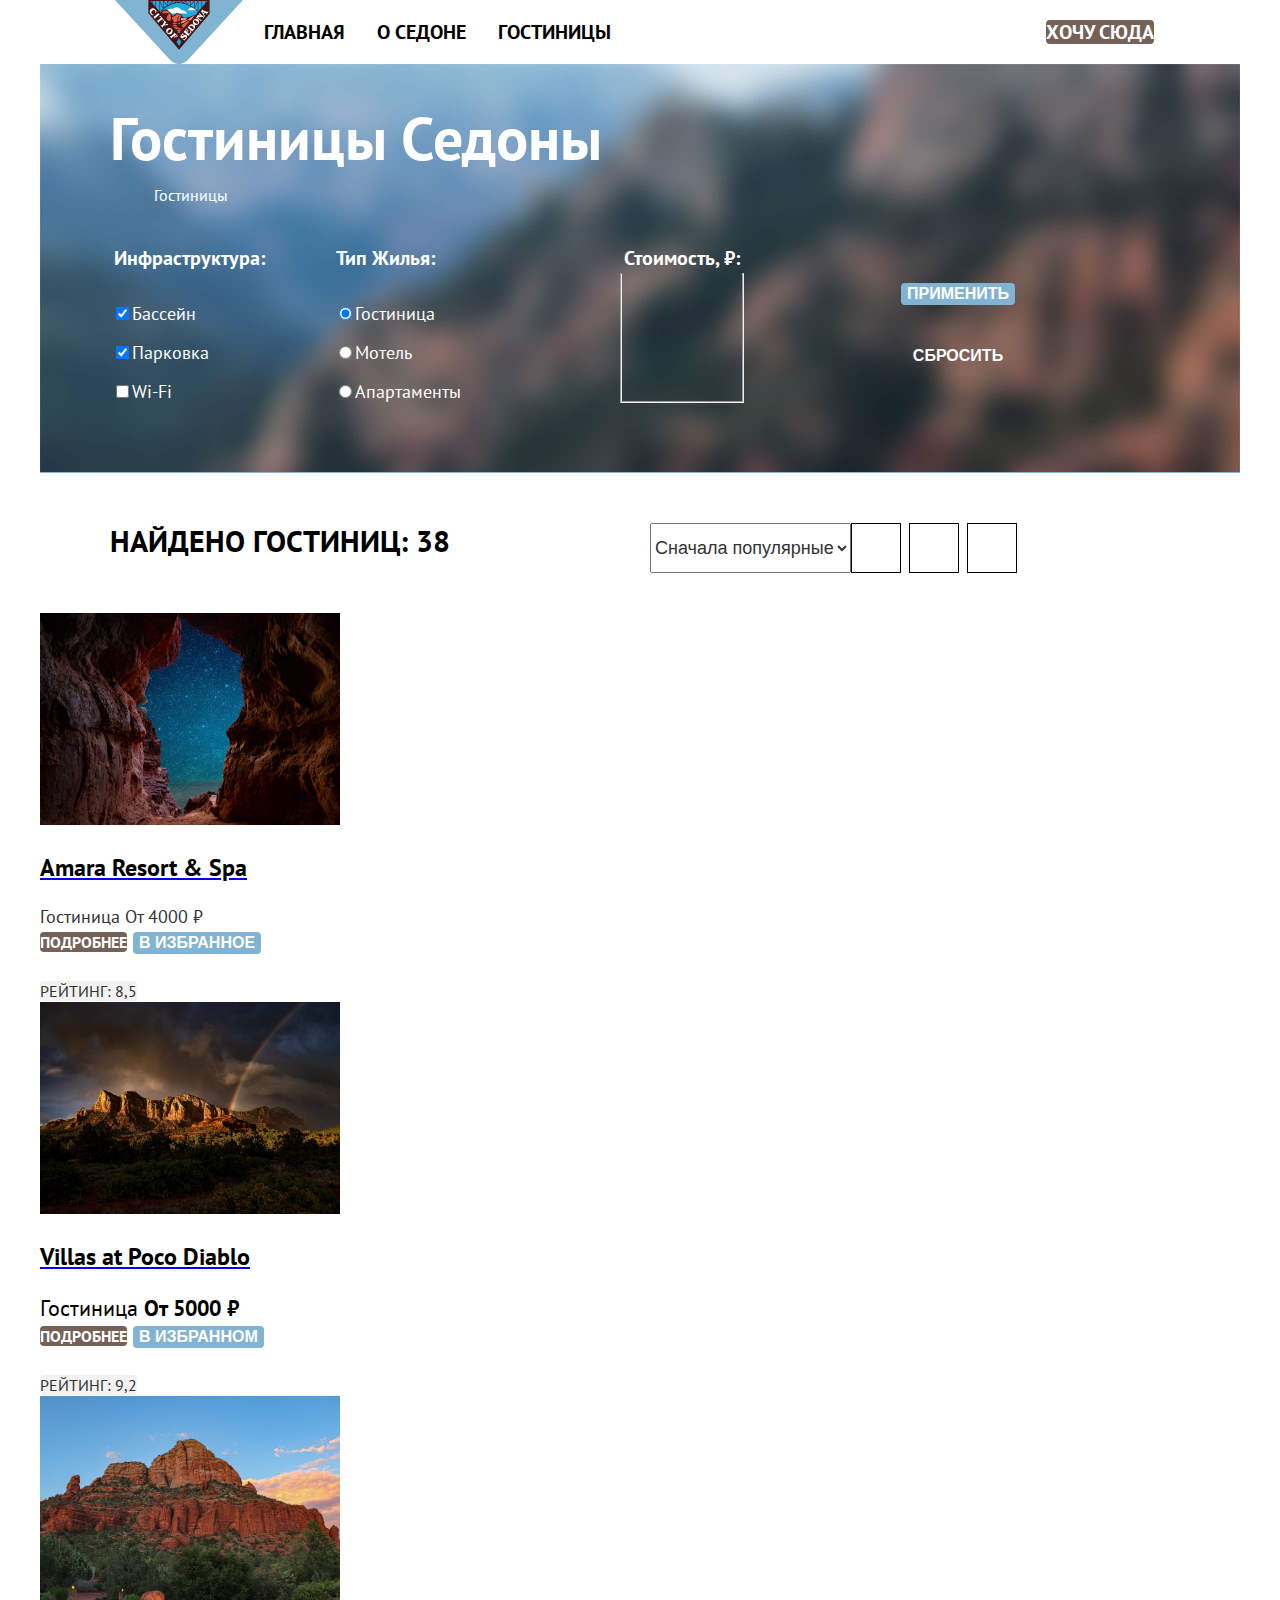
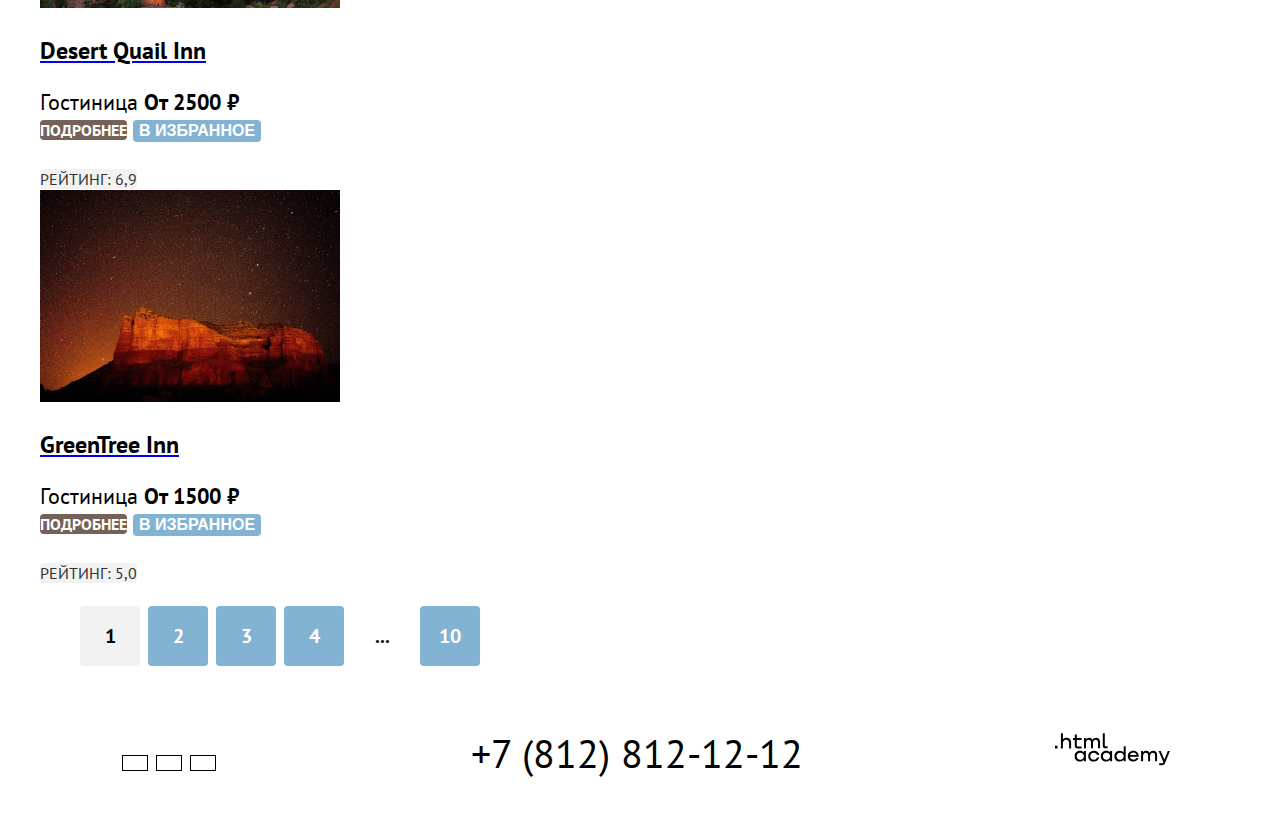
<file: 10/catalog.html>
<!DOCTYPE html>
<html lang="ru">
<head>
  <meta charset="UTF-8">
  <title>Каталог</title>
  <link rel="stylesheet" href="/styles/styles.css">
  <base href="https://htmlacademy-htmlcss.github.io/1722801-sedona-35/10/">
</head>
<body>
  <!--Header-->
  <header data-test="header" class="page-header">
    <nav class="navigation">
      <a href="index.html" class="navigation-logo">
        <img src="/images/header/header-logo.svg" width="138" height="64" alt="Логотип туристического сайта городка Седона">
      </a>
      <ul class="navigation-list">
        <li class="navigation-item">
          <a href="index.html" class="navigation-link">Главная</a>
        </li>
        <li class="navigation-item">
          <a href="#" class="navigation-link">О Cедоне</a>
        </li>
        <li class="navigation-item">
          <a href="catalog.html" class="navigation-link">Гостиницы</a>
        </li>
      </ul>
      <ul class="navigation-list navigation-user">
        <li class="navigation-item">
          <a href="#" class="navigation-link">
            <span class="visually-hidden">Поиск</span>
          </a>
        </li>
        <li class="navigation-item">
          <a href="#" class="navigation-link">
            <span class="visually-hidden">Избранное<span>12</span></span>
          </a>
        </li>
        <li class="navigation-item">
          <a href="#" class="navigation-link">
            <span class="button">Хочу сюда</span>
          </a>
        </li>
      </ul>
    </nav>
  </header>
  <!--Main-->
      <main data-test="main" class="main-inner">
        <div class="main-filter">
          <header class="inner-header">
            <h1 class="inner-header-title">Гостиницы Седоны</h1>
            <ul class="breadcrumbs">
              <li class="breadcrumbs-item">
                <a class="breadcrumbs-link" href="index.html">
                  <span class="visually-hidden">Главная</span>
                </a>
              </li>
              <li class="breadcrumbs-item">
                <div></div>
              </li>
              <li class="breadcrumbs-item">
                <a class="breadcrumbs-link">Гостиницы</a>
              </li>
            </ul>
          </header>
          <!--Catalog-products-->
          <section data-test="filter" class="catalog-products">
            <h2 class="visually-hidden">Фильтр каталога гостиниц</h2>
            <form class="catalog-filter" action="https://echo.htmlacademy.ru/" method="get">
              <div class="catalog-filter-container">
                <fieldset class="catalog-filter-group-1">
                  <legend class="catalog-filter-title">Инфраструктура:</legend>
                  <ul class="catalog-filter-list">
                    <li class="catalog-filter-item">
                      <label class="control">
                        <input class="control-input" type="checkbox" name="swimming-pool" checked>Бассейн</label>
                    </li>
                    <li class="catalog-filter-item">
                      <label class="control">
                        <input class="control-input" type="checkbox" name="parking" checked>Парковка</label>
                    </li>
                    <li class="catalog-filter-item">
                      <label class="control">
                        <input class="control-input" type="checkbox" name="Wi-Fi">Wi-Fi</label>
                    </li>
                  </ul>
                </fieldset>
                <fieldset class="catalog-filter-group-1">
                  <legend class="catalog-filter-title">Тип жилья:</legend>
                  <ul class="catalog-filter-list">
                    <li class="catalog-filter-item">
                      <label class="control">
                        <input class="control-input" type="radio" name="type-of-housing" value="hotel" checked>Гостиница</label>
                    </li>
                    <li class="catalog-filter-item">
                      <label class="control">
                        <input class="control-input" type="radio" name="type-of-housing" value="motel">Мотель</label>
                    </li>
                    <li class="catalog-filter-item">
                      <label class="control">
                        <input class="control-input" type="radio" name="type-of-housing" value="apartments">Апартаменты</label>
                    </li>
                  </ul>
                </fieldset>
              </div>
              <fieldset class="catalog-filter-grou-2">
                <legend class="catalog-filter-title">Стоимость, ₽:</legend>
              </fieldset>
              <div class="catalog-filter-container-button">
                <button class="button-blue" type="submit">Применить</button>
                <button class="button-transparent" type="submit">Сбросить</button>
              </div>
            </form>
          </section>
        </div>
        <div class="header-catalog">
          <p class="catalog-title">Найдено гостиниц: <span>38</span></p>
          <div class="sorting-container">
            <select data-test="catalog" class="select-control" aria-label="Сортировка">
              <option value="popular">Сначала популярные</option>
              <option value="cheap">Сначала дешёвые</option>
              <option value="expensive">Сначала дорогие</option>
            </select>
            <a  href="#" class="catalog-button">
              <span class="visually-hidden">Показать карточки</span>
            </a>
            <a  href="#" class="catalog-button">
              <span class="visually-hidden">Показать ленту</span>
            </a>
            <a  href="#" class="catalog-button">
              <span class="visually-hidden">Показать список</span>
            </a>
          </div>
        </div>
        <!--List of hotels-->
        <ul class="hotels-list">
          <li class="hotels-card">
            <a class="hotels-card-link" href="#">
              <img class="hotels-card-image" src="/images/catalog/hotel-1.jpg" width="300" height="212" alt="фотография отеля Amara Resort & Spa">
              <h3 class="hotels-card-title">Amara Resort & Spa</h3>
            </a>
            <div class="price">
              <span class="hotels-name">Гостиница</span>
              <b class="hotels-price">От 4000 ₽</b>
            </div>
            <a class="button-catalog" href="#">подробнее</a>
            <button class="button-blue">в избранное</button>
            <p class="hotel-stars"><span class="visually-hidden">4 звезды</span></p>
            <span class="hotel-raiting">Рейтинг: 8,5</span>
          </li>
          <li class="hotel-card">
            <a class="hotel-card-link" href="#">
              <img class="hotel-card-image" src="/images/catalog/hotel-2.jpg" width="300" height="212" alt="фотография отеля Villas at Poco Diablo">
              <h3 class="hotels-card-title">Villas at Poco Diablo</h3>
            </a>
              <span class="hotel-name">Гостиница</span>
              <b class="hotel-price">От 5000 ₽</b> <br>
              <a class="button-catalog" href="#">подробнее</a>
              <button class="button-blue button-favourites">в избранном</button>
              <p class="hotel-stars"><span class="visually-hidden">4 звезды</span></p>
              <span class="hotel-raiting">Рейтинг: 9,2</span>
          </li>
          <li class="hotel-card">
            <a class="hotel-card-link" href="#">
              <img class="hotel-card-image" src="/images/catalog/hotel-3.jpg" width="300" height="212" alt="фотография отеля Desert Quail Inn">
              <h3 class="hotels-card-title">Desert Quail Inn</h3>
            </a>
              <span class="hotel-name">Гостиница</span>
              <b class="hotel-price">От 2500 ₽</b> <br>
              <a class="button-catalog" href="#">подробнее</a>
              <button class="button-blue">в избранное</button>
              <p class="hotel-stars"><span class="visually-hidden">3 звезды</span></p>
              <span class="hotel-raiting">Рейтинг: 6,9</span>
          </li>
            <li class="hotel-card">
              <a class="hotel-card-link" href="#">
                <img class="hotel-card-image" src="/images/catalog/hotel-4.jpg" width="300" height="212" walt="фотография отеля GreenTree Inn">
                <h3 class="hotels-card-title">GreenTree Inn</h3>
              </a>
                <span class="hotel-name">Гостиница</span>
                <b class="hotel-price">От 1500 ₽</b> <br>
                <a class="button-catalog" href="#">подробнее</a>
                <button class="button-blue">в избранное</button>
                <p class="hotel-stars"><span class="visually-hidden">2 звезды</span></p>
                <span class="hotel-raiting">Рейтинг: 5,0</span>
            </li>
        </ul>
        <div class="paginaion-container">
          <ul class="paginaion">
            <li class="pagination-item">
              <a class="pagination-link pagination-current" href="#">1</a>
            </li>
            <li class="pagination-item">
              <a class="pagination-link" href="#">2</a>
            </li>
            <li class="pagination-item">
              <a class="pagination-link" href="#">3</a>
            </li>
            <li class="pagination-item">
              <a class="pagination-link" href="#">4</a>
            </li>
            <li class="pagination-item">
              <a class="pagination-link paginaion-disabled" href="#">...</a>
            </li>
            <li class="pagination-item">
              <a class="pagination-link" href="#">10</a>
            </li>
          </ul>
        </div>
      </main>
  <!--Footer-->
  <footer data-test="footer" class="page-footer">
    <section class="footer-social">
      <h2 class="visually-hidden">Социальные сети</h2>
      <ul class="footer-social-list">
        <li class="footer-social-item">
          <a class="buttom" href="https://vk.com/htmlacademy">
            <span class="visually-hidden">ВКонтакте</span>
          </a>
        </li>
        <li class="footer-social-item">
          <a class="buttom" href="https://t.me/htmlacademy">
            <span class="visually-hidden">Телеграм</span>
          </a>
        </li>
        <li class="footer-social-item">
          <a class="buttom" href="https://www.youtube.com/user/htmlacademyru">
            <span class="visually-hidden">Ютуб</span>
          </a>
        </li>
      </ul>
    </section>
    <section class="footer-contacts">
      <h2 class="visually-hidden">Контакты</h2>
      <address class="footer-contacts-address">
        <a class="footer-contacts-address-phone" href="tel:88128121212">+7 (812) 812-12-12</a>
      </address>
    </section>
    <section class="footer-logo">
      <h2 class="visually-hidden">HTML Academy</h2>
      <a class="footer-link-logo" href="https://htmlacademy.ru/">
        <img class="footer-logo-htmlacademy" src="/images/footer/html-academy-logo.svg" width="115" height="33" alt="Логотип htmlacademy">
      </a>
    </section>
  </footer>
</body>
</html>
</file>
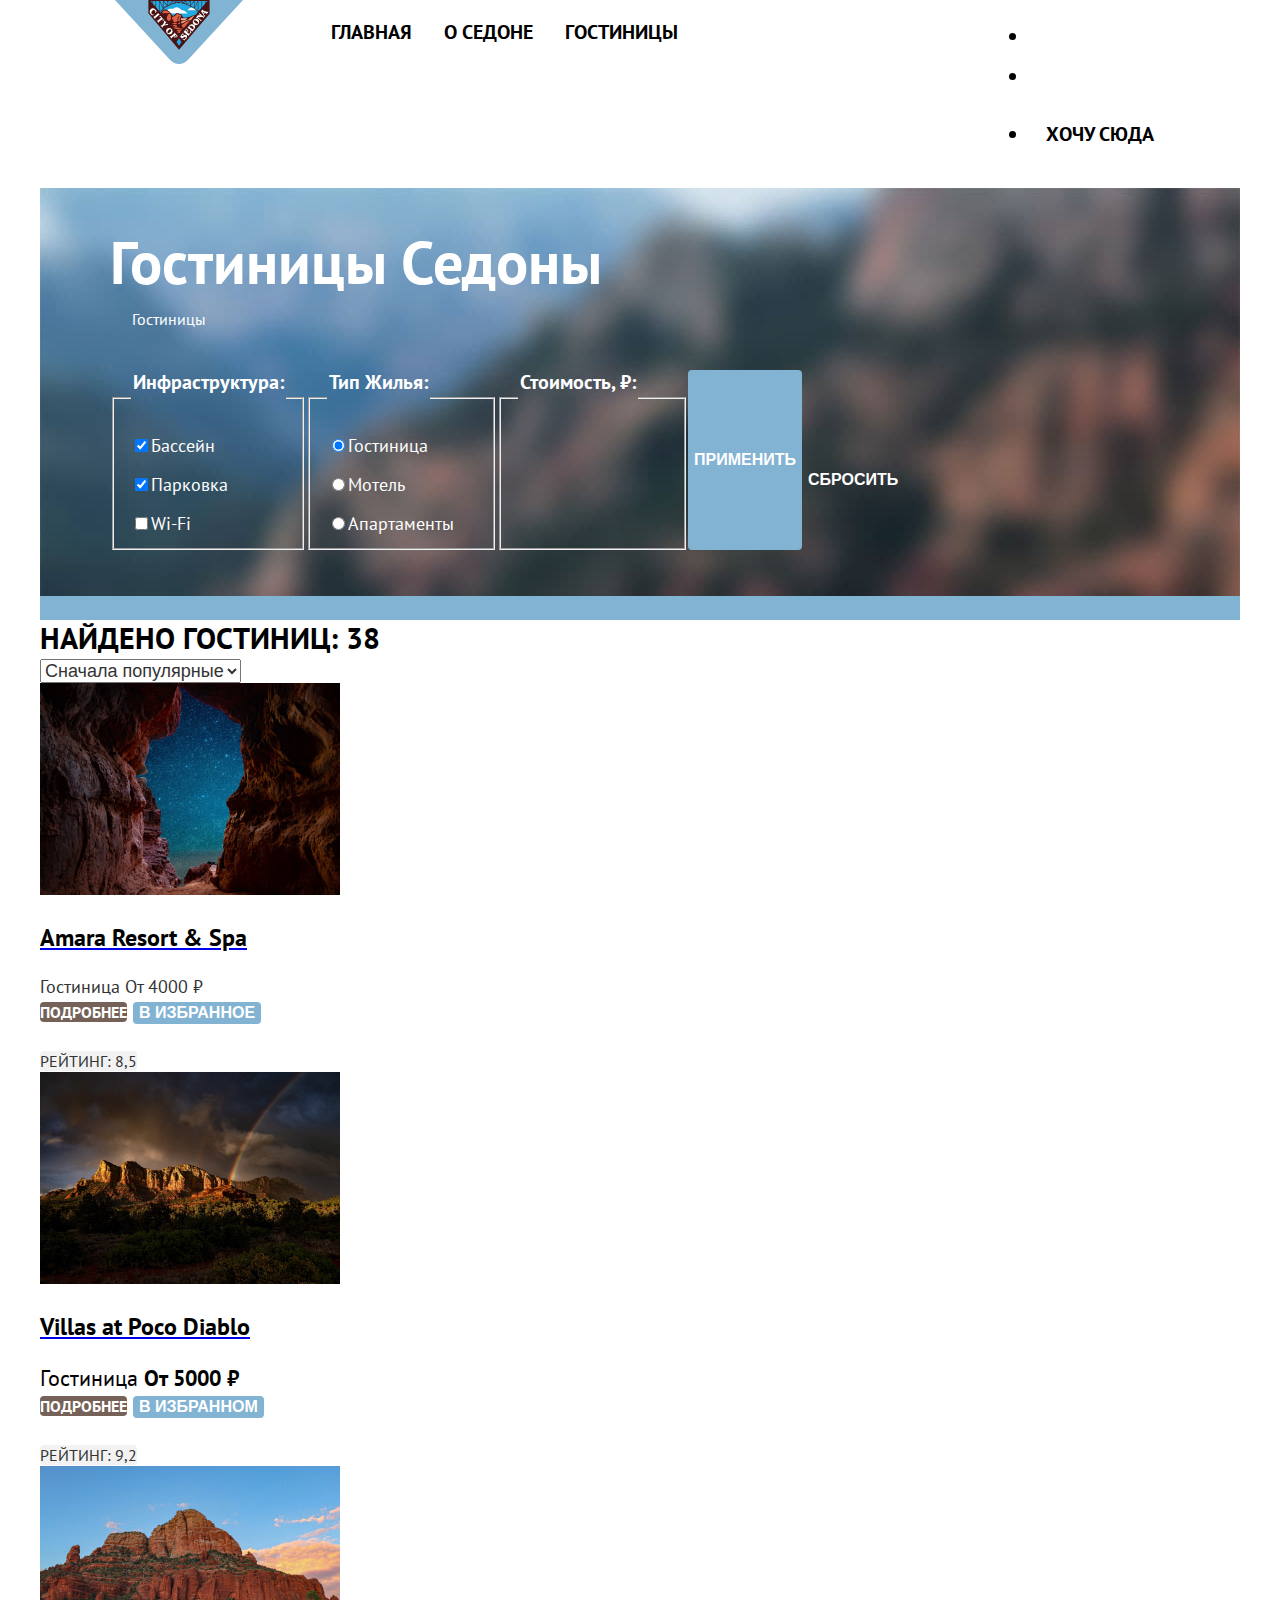
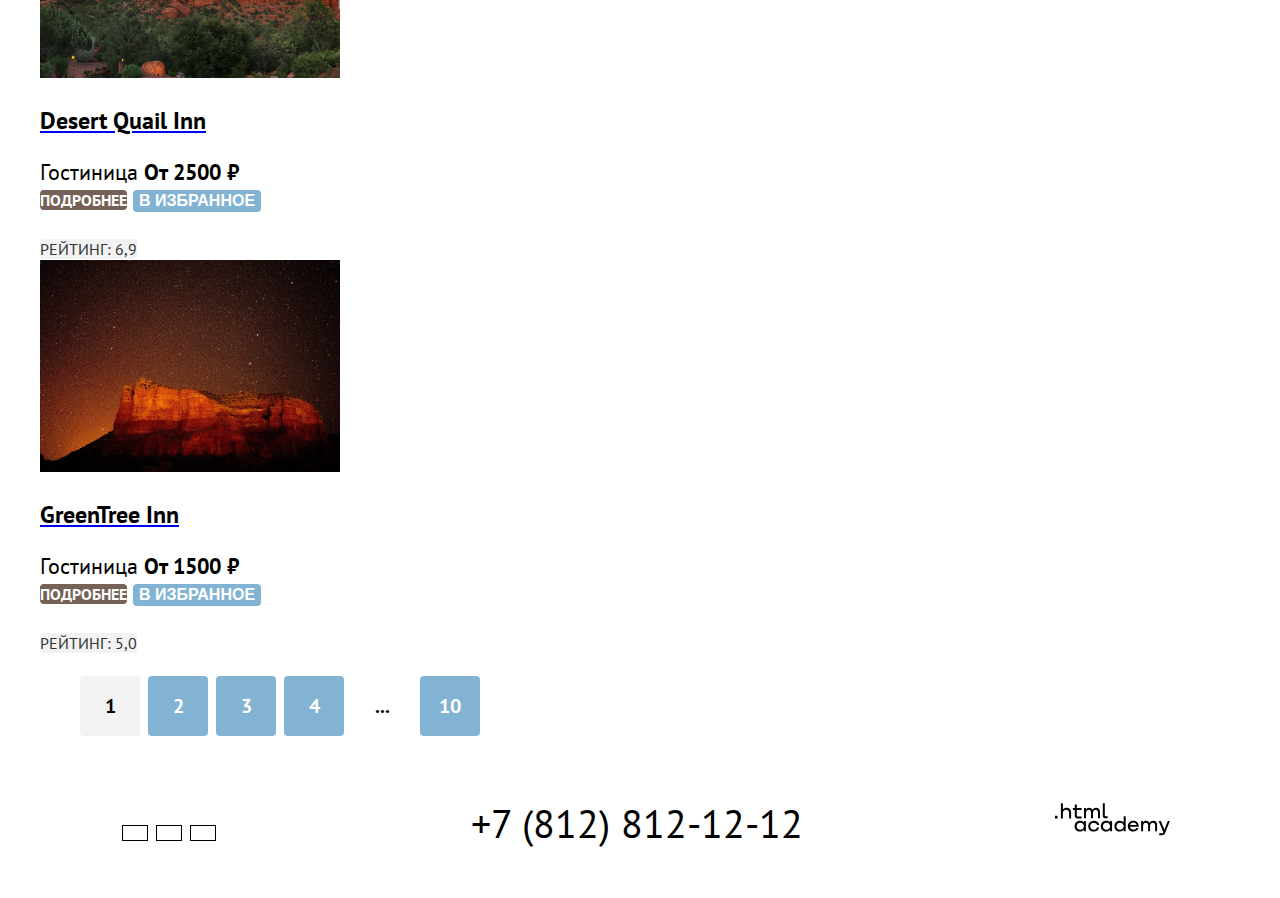
<file: 7/catalog.html>
<!DOCTYPE html>
<html lang="ru">
<head>
  <meta charset="UTF-8">
  <title>Каталог</title>
  <link rel="stylesheet" href="/styles/styles.css">
  <base href="https://htmlacademy-htmlcss.github.io/1722801-sedona-35/7/">
</head>
<body>
  <!--Header-->
  <header data-test="header" class="page-header">
    <nav class="navigation">
      <a class="navigation-logo" href="index.html">
        <img src="/images/header/header-logo.svg" width="138" height="64" alt="Логотип туристического сайта городка Седона">
      </a>
      <ul class="navigation-list">
        <li class="navigation-item">
          <a href="#" class="navigation-link">Главная</a>
        </li>
        <li class="navigation-item">
          <a href="#" class="navigation-link">О Cедоне</a>
        </li>
        <li class="navigation-item">
          <a href="#" class="navigation-link navigation-link-current" scr="catalog.html">Гостиницы</a>
        </li>
      </ul>
      <ul class="navigation-user">
        <li class="navigation-item">
          <a href="#" class="navigation-link">
            <span class="visually-hidden">Поиск</span>
          </a>
        </li>
        <li class="navigation-item">
          <a href="#" class="navigation-link">
            <span class="visually-hidden">Избранное</span>
          </a>
        </li>
        <li class="navigation-item">
          <a href="#" class="navigation-link">Хочу сюда</a>
        </li>
      </ul>
    </nav>
  </header>
  <!--Main-->

    <main data-test="main" class="main-inner">
      <div class="main-filter">
        <header class="inner-header">
          <h1 class="inner-header-title">Гостиницы Седоны</h1>
          <ul class="breadcrumbs">
            <li class="breadcrumbs-item">
              <a class="breadcrumbs-link" href="index.html">
                <span class="visually-hidden">Главная</span>
              </a>
            </li>
            <li class="breadcrumbs-item">
              <a class="breadcrumbs-link">Гостиницы</a>
            </li>
          </ul>
        </header>
        <!--Catalog-products-->
        <section data-test="filter" class="catalog-products">
          <h2 class="visually-hidden">Фильтр каталога гостиниц</h2>
          <form class="catalog-filter" action="https://echo.htmlacademy.ru/" method="get">
            <fieldset class="catalog-filter-group">
              <legend class="catalog-filter-title">Инфраструктура:</legend>
              <ul class="catalog-filter-list">
                <li class="catalog-filter-item">
                  <label class="control">
                    <input class="control-input" type="checkbox" name="swimming-pool" checked>Бассейн</label>
                </li>
                <li class="catalog-filter-item">
                  <label class="control">
                    <input class="control-input" type="checkbox" name="parking" checked>Парковка</label>
                </li>
                <li class="catalog-filter-item">
                  <label class="control">
                    <input class="control-input" type="checkbox" name="Wi-Fi">Wi-Fi</label>
                </li>
              </ul>
            </fieldset>
            <fieldset class="catalog-filter-group">
              <legend class="catalog-filter-title">Тип жилья:</legend>
              <ul class="catalog-filter-list">
                <li class="catalog-filter-item">
                  <label class="control">
                    <input class="control-input" type="radio" name="type-of-housing" value="hotel" checked>Гостиница</label>
                </li>
                <li class="catalog-filter-item">
                  <label class="control">
                    <input class="control-input" type="radio" name="type-of-housing" value="motel">Мотель</label>
                </li>
                <li class="catalog-filter-item">
                  <label class="control">
                    <input class="control-input" type="radio" name="type-of-housing" value="apartments">Апартаменты</label>
                </li>
              </ul>
            </fieldset>
            <fieldset class="catalog-filter-group">
              <legend class="catalog-filter-title">Стоимость, ₽:</legend>
            </fieldset>
            <button class="button-blue" type="submit">Применить</button>
            <button class="button-transparent" type="submit">Сбросить</button>
          </form>
        </section>
      </div>
      <p class="catalog-title">Найдено гостиниц: <span>38</span></p>
      <select data-test="catalog" class="select-control" aria-label="Сортировка">
        <option value="popular">Сначала популярные</option>
        <option value="cheap">Сначала дешёвые</option>
        <option value="expensive">Сначала дорогие</option>
      </select>
      <a class="button" href="#">
        <span class="visually-hidden">Показать карточки</span>
      </a>
      <a class="button" href="#">
        <span class="visually-hidden">Показать ленту</span>
      </a>
      <a class="button" href="#">
        <span class="visually-hidden">Показать список</span>
      </a>
      <!--List of hotels-->
      <ul class="hotels-list">
        <li class="hotels-card">
          <a class="hotels-card-link" href="#">
            <img class="hotels-card-image" src="/images/catalog/hotel-1.jpg" width="300" height="212" alt="фотография отеля Amara Resort & Spa">
            <h3 class="hotels-card-title">Amara Resort & Spa</h3>
          </a>
          <div class="price">
            <span class="hotels-name">Гостиница</span>
            <b class="hotels-price">От 4000 ₽</b>
          </div>
          <a class="button-catalog" href="#">подробнее</a>
          <button class="button-blue">в избранное</button>
          <p class="hotel-stars"><span class="visually-hidden">4 звезды</span></p>
          <span class="hotel-raiting">Рейтинг: 8,5</span>
        </li>
        <li class="hotel-card">
          <a class="hotel-card-link" href="#">
            <img class="hotel-card-image" src="/images/catalog/hotel-2.jpg" width="300" height="212" alt="фотография отеля Villas at Poco Diablo">
            <h3 class="hotels-card-title">Villas at Poco Diablo</h3>
          </a>
            <span class="hotel-name">Гостиница</span>
            <b class="hotel-price">От 5000 ₽</b> <br>
            <a class="button-catalog" href="#">подробнее</a>
            <button class="button-blue button-favourites">в избранном</button>
            <p class="hotel-stars"><span class="visually-hidden">4 звезды</span></p>
            <span class="hotel-raiting">Рейтинг: 9,2</span>
        </li>
        <li class="hotel-card">
          <a class="hotel-card-link" href="#">
            <img class="hotel-card-image" src="/images/catalog/hotel-3.jpg" width="300" height="212" alt="фотография отеля Desert Quail Inn">
            <h3 class="hotels-card-title">Desert Quail Inn</h3>
          </a>
            <span class="hotel-name">Гостиница</span>
            <b class="hotel-price">От 2500 ₽</b> <br>
            <a class="button-catalog" href="#">подробнее</a>
            <button class="button-blue">в избранное</button>
            <p class="hotel-stars"><span class="visually-hidden">3 звезды</span></p>
            <span class="hotel-raiting">Рейтинг: 6,9</span>
        </li>
          <li class="hotel-card">
            <a class="hotel-card-link" href="#">
              <img class="hotel-card-image" src="/images/catalog/hotel-4.jpg" width="300" height="212" walt="фотография отеля GreenTree Inn">
              <h3 class="hotels-card-title">GreenTree Inn</h3>
            </a>
              <span class="hotel-name">Гостиница</span>
              <b class="hotel-price">От 1500 ₽</b> <br>
              <a class="button-catalog" href="#">подробнее</a>
              <button class="button-blue">в избранное</button>
              <p class="hotel-stars"><span class="visually-hidden">2 звезды</span></p>
              <span class="hotel-raiting">Рейтинг: 5,0</span>
          </li>
      </ul>
      <ul class="paginaion">
        <li class="pagination-item">
          <a class="pagination-link pagination-current" href="#">1</a>
        </li>
        <li class="pagination-item">
          <a class="pagination-link" href="#">2</a>
        </li>
        <li class="pagination-item">
          <a class="pagination-link" href="#">3</a>
        </li>
        <li class="pagination-item">
          <a class="pagination-link" href="#">4</a>
        </li>
        <li class="pagination-item">
          <a class="pagination-link paginaion-disabled" href="#">...</a>
        </li>
        <li class="pagination-item">
          <a class="pagination-link" href="#">10</a>
        </li>
      </ul>

  </main>
  <!--Footer-->
  <footer data-test="footer" class="page-footer">
    <section class="footer-social">
      <h2 class="visually-hidden">Социальные сети</h2>
      <ul class="footer-social-list">
        <li class="footer-social-item">
          <a class="buttom" href="https://vk.com/htmlacademy">
            <span class="visually-hidden">ВКонтакте</span>
          </a>
        </li>
        <li class="footer-social-item">
          <a class="buttom" href="https://t.me/htmlacademy">
            <span class="visually-hidden">Телеграм</span>
          </a>
        </li>
        <li class="footer-social-item">
          <a class="buttom" href="https://www.youtube.com/user/htmlacademyru">
            <span class="visually-hidden">Ютуб</span>
          </a>
        </li>
      </ul>
    </section>
    <section class="footer-contacts">
      <h2 class="visually-hidden">Контакты</h2>
      <address class="footer-contacts-address">
        <a class="footer-contacts-address-phone" href="tel:88128121212">+7 (812) 812-12-12</a>
      </address>
    </section>
    <section class="footer-logo">
      <h2 class="visually-hidden">HTML Academy</h2>
      <a class="footer-link-logo" href="https://htmlacademy.ru/">
        <img class="footer-logo-htmlacademy" src="/images/footer/html-academy-logo.svg" width="115" height="33" alt="Логотип htmlacademy">
      </a>
    </section>
  </footer>
</body>
</html>
</file>
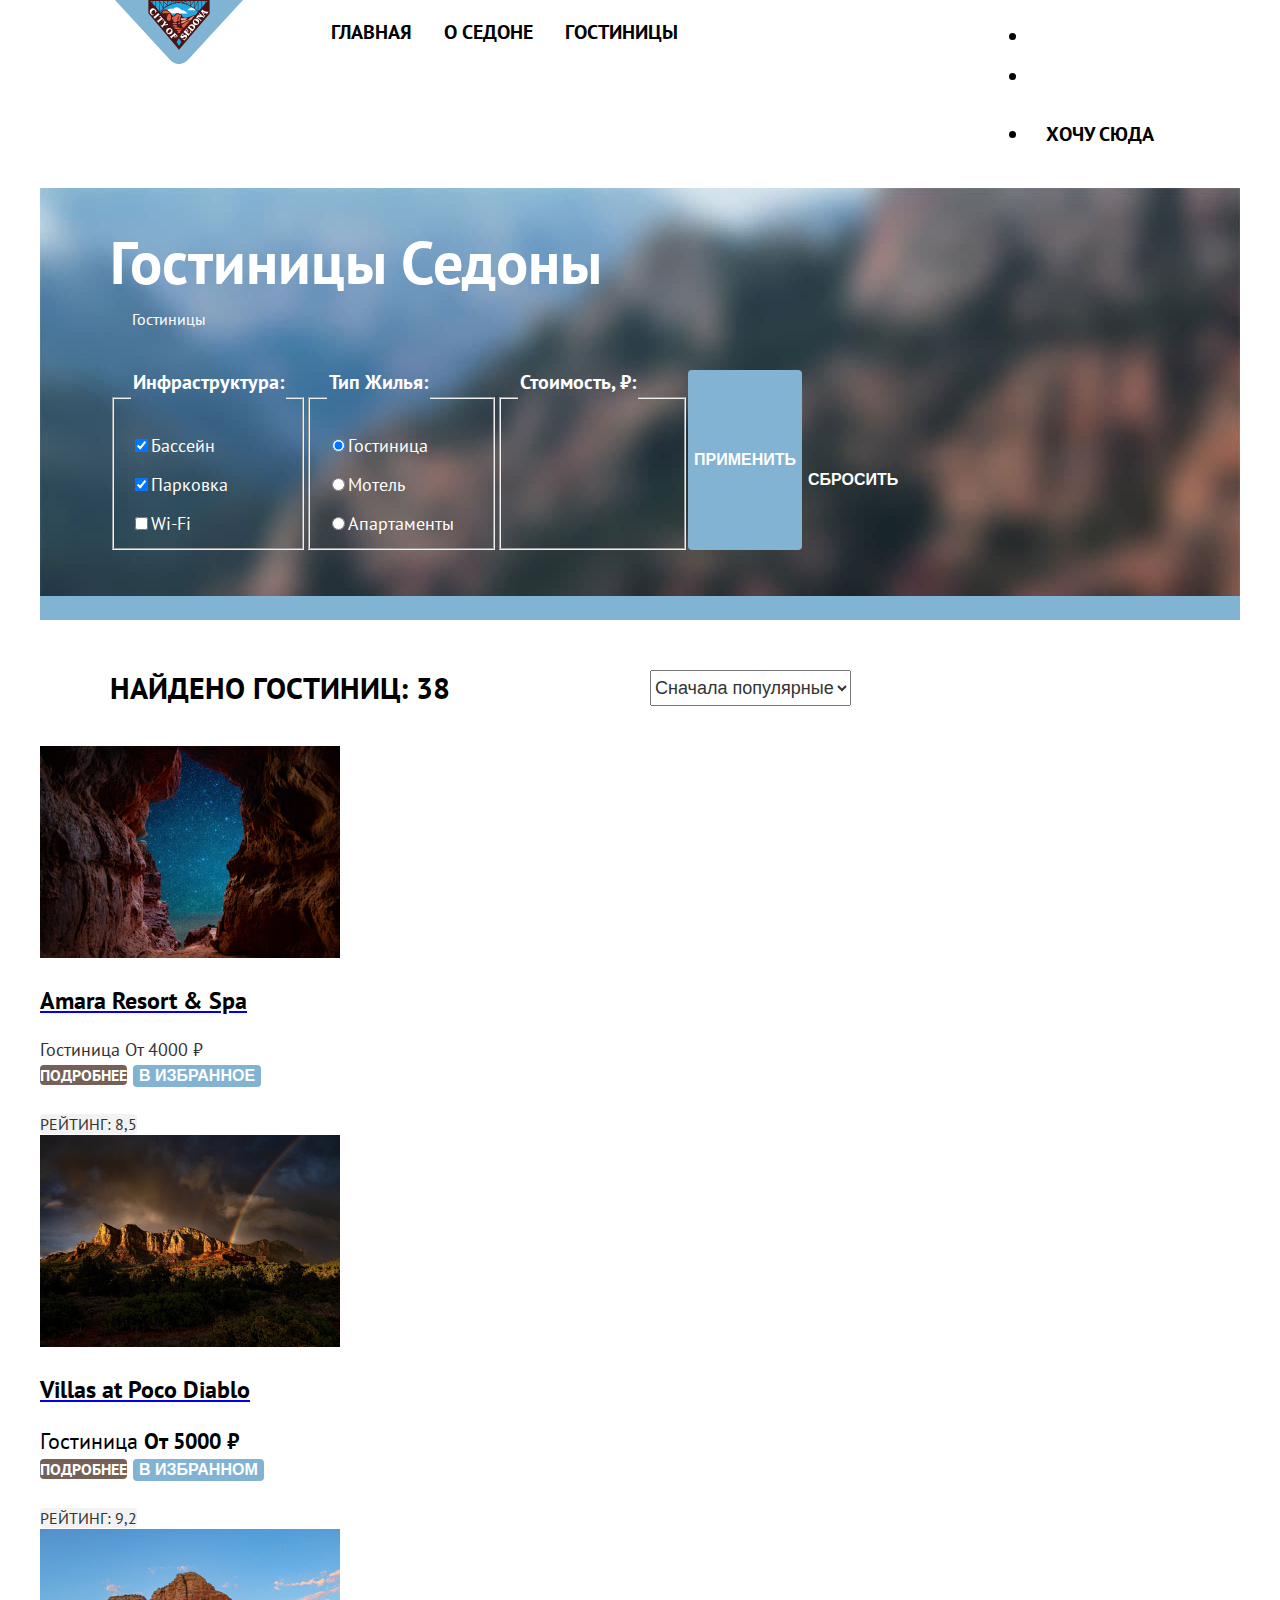
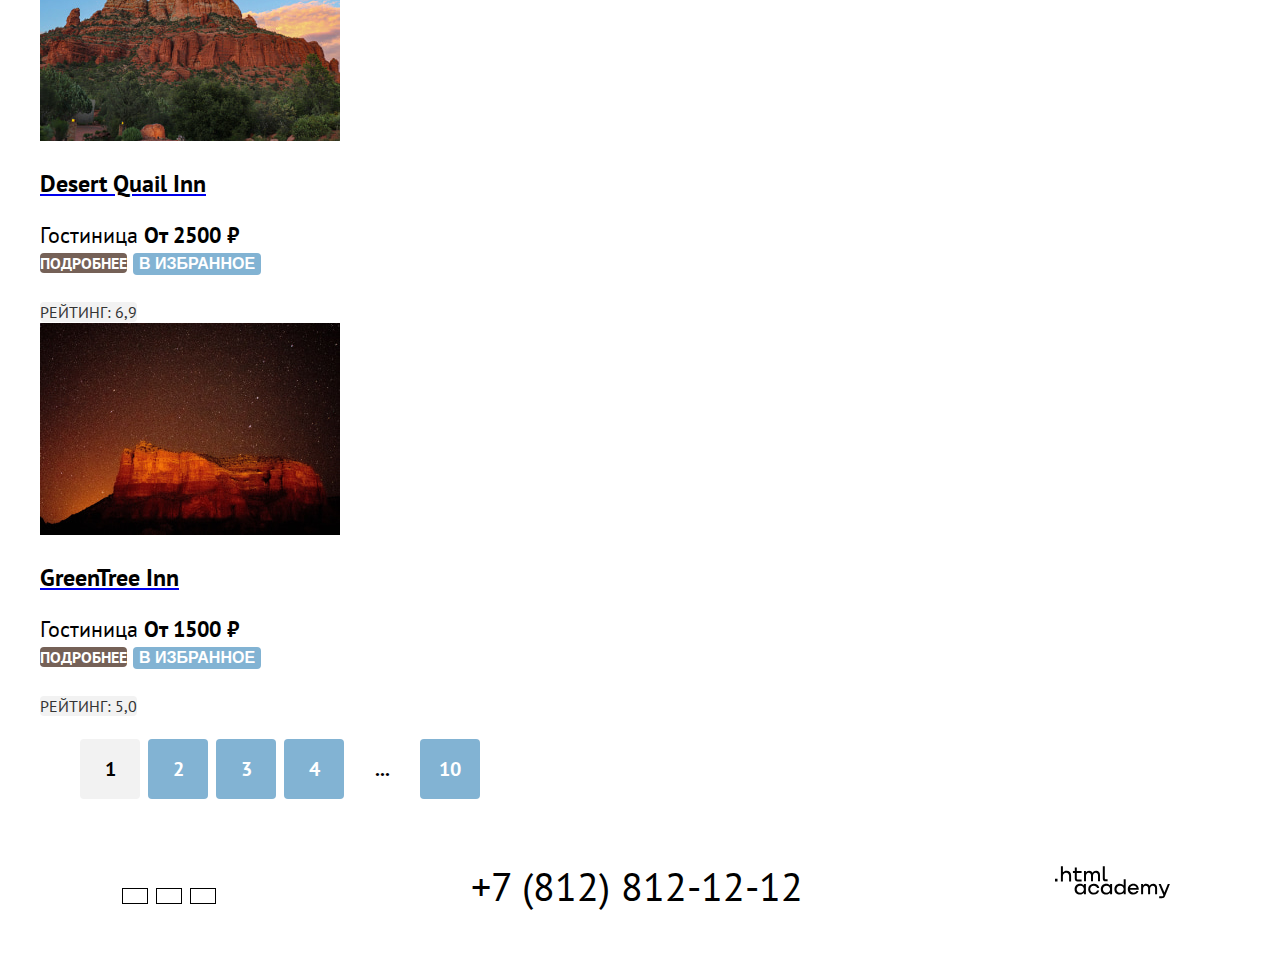
<file: 9/catalog.html>
<!DOCTYPE html>
<html lang="ru">
<head>
  <meta charset="UTF-8">
  <title>Каталог</title>
  <link rel="stylesheet" href="/styles/styles.css">
  <base href="https://htmlacademy-htmlcss.github.io/1722801-sedona-35/9/">
</head>
<body>
  <!--Header-->
  <header data-test="header" class="page-header">
    <nav class="navigation">
      <a class="navigation-logo" href="index.html">
        <img src="/images/header/header-logo.svg" width="138" height="64" alt="Логотип туристического сайта городка Седона">
      </a>
      <ul class="navigation-list">
        <li class="navigation-item">
          <a href="#" class="navigation-link">Главная</a>
        </li>
        <li class="navigation-item">
          <a href="#" class="navigation-link">О Cедоне</a>
        </li>
        <li class="navigation-item">
          <a href="#" class="navigation-link navigation-link-current" scr="catalog.html">Гостиницы</a>
        </li>
      </ul>
      <ul class="navigation-user">
        <li class="navigation-item">
          <a href="#" class="navigation-link">
            <span class="visually-hidden">Поиск</span>
          </a>
        </li>
        <li class="navigation-item">
          <a href="#" class="navigation-link">
            <span class="visually-hidden">Избранное</span>
          </a>
        </li>
        <li class="navigation-item">
          <a href="#" class="navigation-link">Хочу сюда</a>
        </li>
      </ul>
    </nav>
  </header>
  <!--Main-->
    <main data-test="main" class="main-inner">
      <div class="main-contaiter">
        <div class="main-filter">
          <header class="inner-header">
            <h1 class="inner-header-title">Гостиницы Седоны</h1>
            <ul class="breadcrumbs">
              <li class="breadcrumbs-item">
                <a class="breadcrumbs-link" href="index.html">
                  <span class="visually-hidden">Главная</span>
                </a>
              </li>
              <li class="breadcrumbs-item">
                <a class="breadcrumbs-link">Гостиницы</a>
              </li>
            </ul>
          </header>
          <!--Catalog-products-->
          <section data-test="filter" class="catalog-products">
            <h2 class="visually-hidden">Фильтр каталога гостиниц</h2>
            <form class="catalog-filter" action="https://echo.htmlacademy.ru/" method="get">
              <fieldset class="catalog-filter-group">
                <legend class="catalog-filter-title">Инфраструктура:</legend>
                <ul class="catalog-filter-list">
                  <li class="catalog-filter-item">
                    <label class="control">
                      <input class="control-input" type="checkbox" name="swimming-pool" checked>Бассейн</label>
                  </li>
                  <li class="catalog-filter-item">
                    <label class="control">
                      <input class="control-input" type="checkbox" name="parking" checked>Парковка</label>
                  </li>
                  <li class="catalog-filter-item">
                    <label class="control">
                      <input class="control-input" type="checkbox" name="Wi-Fi">Wi-Fi</label>
                  </li>
                </ul>
              </fieldset>
              <fieldset class="catalog-filter-group">
                <legend class="catalog-filter-title">Тип жилья:</legend>
                <ul class="catalog-filter-list">
                  <li class="catalog-filter-item">
                    <label class="control">
                      <input class="control-input" type="radio" name="type-of-housing" value="hotel" checked>Гостиница</label>
                  </li>
                  <li class="catalog-filter-item">
                    <label class="control">
                      <input class="control-input" type="radio" name="type-of-housing" value="motel">Мотель</label>
                  </li>
                  <li class="catalog-filter-item">
                    <label class="control">
                      <input class="control-input" type="radio" name="type-of-housing" value="apartments">Апартаменты</label>
                  </li>
                </ul>
              </fieldset>
              <fieldset class="catalog-filter-group">
                <legend class="catalog-filter-title">Стоимость, ₽:</legend>
              </fieldset>
              <div class="catalog-filter-container">
                <button class="button-blue" type="submit">Применить</button>
                <button class="button-transparent" type="submit">Сбросить</button>
              </div>
            </form>
          </section>
        </div>
        <div class="header-catalog">
          <p class="catalog-title">Найдено гостиниц: <span>38</span></p>
          <select data-test="catalog" class="select-control" aria-label="Сортировка">
            <option value="popular">Сначала популярные</option>
            <option value="cheap">Сначала дешёвые</option>
            <option value="expensive">Сначала дорогие</option>
          </select>
          <a  href="#">
            <span class="visually-hidden">Показать карточки</span>
          </a>
          <a  href="#">
            <span class="visually-hidden">Показать ленту</span>
          </a>
          <a  href="#">
            <span class="visually-hidden">Показать список</span>
          </a>
        </div>
        <!--List of hotels-->
        <ul class="hotels-list">
          <li class="hotels-card">
            <a class="hotels-card-link" href="#">
              <img class="hotels-card-image" src="/images/catalog/hotel-1.jpg" width="300" height="212" alt="фотография отеля Amara Resort & Spa">
              <h3 class="hotels-card-title">Amara Resort & Spa</h3>
            </a>
            <div class="price">
              <span class="hotels-name">Гостиница</span>
              <b class="hotels-price">От 4000 ₽</b>
            </div>
            <a class="button-catalog" href="#">подробнее</a>
            <button class="button-blue">в избранное</button>
            <p class="hotel-stars"><span class="visually-hidden">4 звезды</span></p>
            <span class="hotel-raiting">Рейтинг: 8,5</span>
          </li>
          <li class="hotel-card">
            <a class="hotel-card-link" href="#">
              <img class="hotel-card-image" src="/images/catalog/hotel-2.jpg" width="300" height="212" alt="фотография отеля Villas at Poco Diablo">
              <h3 class="hotels-card-title">Villas at Poco Diablo</h3>
            </a>
              <span class="hotel-name">Гостиница</span>
              <b class="hotel-price">От 5000 ₽</b> <br>
              <a class="button-catalog" href="#">подробнее</a>
              <button class="button-blue button-favourites">в избранном</button>
              <p class="hotel-stars"><span class="visually-hidden">4 звезды</span></p>
              <span class="hotel-raiting">Рейтинг: 9,2</span>
          </li>
          <li class="hotel-card">
            <a class="hotel-card-link" href="#">
              <img class="hotel-card-image" src="/images/catalog/hotel-3.jpg" width="300" height="212" alt="фотография отеля Desert Quail Inn">
              <h3 class="hotels-card-title">Desert Quail Inn</h3>
            </a>
              <span class="hotel-name">Гостиница</span>
              <b class="hotel-price">От 2500 ₽</b> <br>
              <a class="button-catalog" href="#">подробнее</a>
              <button class="button-blue">в избранное</button>
              <p class="hotel-stars"><span class="visually-hidden">3 звезды</span></p>
              <span class="hotel-raiting">Рейтинг: 6,9</span>
          </li>
            <li class="hotel-card">
              <a class="hotel-card-link" href="#">
                <img class="hotel-card-image" src="/images/catalog/hotel-4.jpg" width="300" height="212" walt="фотография отеля GreenTree Inn">
                <h3 class="hotels-card-title">GreenTree Inn</h3>
              </a>
                <span class="hotel-name">Гостиница</span>
                <b class="hotel-price">От 1500 ₽</b> <br>
                <a class="button-catalog" href="#">подробнее</a>
                <button class="button-blue">в избранное</button>
                <p class="hotel-stars"><span class="visually-hidden">2 звезды</span></p>
                <span class="hotel-raiting">Рейтинг: 5,0</span>
            </li>
        </ul>
        <ul class="paginaion">
          <li class="pagination-item">
            <a class="pagination-link pagination-current" href="#">1</a>
          </li>
          <li class="pagination-item">
            <a class="pagination-link" href="#">2</a>
          </li>
          <li class="pagination-item">
            <a class="pagination-link" href="#">3</a>
          </li>
          <li class="pagination-item">
            <a class="pagination-link" href="#">4</a>
          </li>
          <li class="pagination-item">
            <a class="pagination-link paginaion-disabled" href="#">...</a>
          </li>
          <li class="pagination-item">
            <a class="pagination-link" href="#">10</a>
          </li>
        </ul>
      </div>
    </main>
  <!--Footer-->
  <footer data-test="footer" class="page-footer">
    <section class="footer-social">
      <h2 class="visually-hidden">Социальные сети</h2>
      <ul class="footer-social-list">
        <li class="footer-social-item">
          <a class="buttom" href="https://vk.com/htmlacademy">
            <span class="visually-hidden">ВКонтакте</span>
          </a>
        </li>
        <li class="footer-social-item">
          <a class="buttom" href="https://t.me/htmlacademy">
            <span class="visually-hidden">Телеграм</span>
          </a>
        </li>
        <li class="footer-social-item">
          <a class="buttom" href="https://www.youtube.com/user/htmlacademyru">
            <span class="visually-hidden">Ютуб</span>
          </a>
        </li>
      </ul>
    </section>
    <section class="footer-contacts">
      <h2 class="visually-hidden">Контакты</h2>
      <address class="footer-contacts-address">
        <a class="footer-contacts-address-phone" href="tel:88128121212">+7 (812) 812-12-12</a>
      </address>
    </section>
    <section class="footer-logo">
      <h2 class="visually-hidden">HTML Academy</h2>
      <a class="footer-link-logo" href="https://htmlacademy.ru/">
        <img class="footer-logo-htmlacademy" src="/images/footer/html-academy-logo.svg" width="115" height="33" alt="Логотип htmlacademy">
      </a>
    </section>
  </footer>
</body>
</html>
</file>
<file: styles/styles.css>
@font-face {
  font-family: "PT Sans";
  font-style: normal;
  font-weight: 400;
  src: url("../fonts/ptsans-400.woff2") format("woff2");
  font-display: swap;
}

@font-face {
  font-family: "PT Sans";
  font-style: normal;
  font-weight: 700;
  src: url("../fonts/ptsans-700.woff2") format("woff2");
  font-display: swap;
}

html {
  height: 100%;
  max-width: 1200px;
  margin: auto;
}

.visually-hidden {
  position: absolute;
  width: 1px;
  height: 1px;
  margin: -1px;
  padding: 0;
  border: 0;
  clip: rect(0 0 0 0);
  overflow: hidden;
}

body {
  margin: 0;
  display: flex;
  flex-direction: column;
  min-height: 100%;
  font-family: "PT Sans", sans-serif;
  font-size: 22px;
  line-height: 26px;
  color: #000000;
  background: #ffffff;
}

/* Button*/

.button {
  display: flex;
  flex-direction: row;
  justify-content: center;
  align-items: center;
  padding: 8px 50px;
  color: #fff;
  background: #756157;
  border-radius: 4px;
  flex: none;
  order: 1;
  flex-grow: 0;
  margin: 0;
  padding: 0;
}

/* Header */

.navigation {
  display: flex;
  margin: 0 auto;
  padding: 0 70px;
  justify-content: space-between;
}

.navigation-list {
  display: flex;
  flex-wrap: wrap;
  width: 610px;
  margin: 0;
  padding: 0;
  list-style-type: none;
}

.navigation-logo {
  display: flex;
  align-items: flex-start;
  width: 140px;
}

.navigation-link {
  display: block;
  padding: 20px 16px;
  font-family: 'PT Sans';
  font-style: normal;
  font-weight: 700;
  font-size: 20px;
  line-height: 24px;
  text-decoration: none;
  text-transform: uppercase;
  color: #000;
}

.navigation-user {
  max-width: 320px;
  justify-content: flex-end;
  align-items: center;
}

.navigation-user.navigation-link:not(:last-child) {
  width:  20px;
  height:  20px;
}

/* Pages */

.main-container {
  flex-grow: 1;
}

.hero {
  background-image: url("/styles/images/hero-background.jpg");
  background-size: 100% auto;
  background-repeat: no-repeat;
  background-color: #81B3D3;
  padding-top: 51px;
  padding-bottom: 82px;
}

.welcome-sedona {
  display: block;
  margin: 0 auto;
}

/*about-sedona*/

.about-sedona {
  text-align: center;
  padding-top: 69px;
  padding-bottom: 90px;
}

.about-sedona-title {
  font-style: normal;
  font-weight: 700;
  font-size: 30px;
  line-height: 36px;
  text-transform: uppercase;
  padding: 0;
}

/* Advantages */


.advantages-list {
  display: flex;
  flex-wrap: wrap;
  justify-content: space-between;
  max-width: 1200px;
  margin: 0;
  padding: 0;
}

.advantages-item {
  display: flex;
  flex-grow: 1;
  max-height: 384px;
}

li.advantages-item:nth-child(even) {
  background: rgba(131, 179, 211, 0.12);
  color: #333333;
}

li.advantages-item:nth-child(odd) {
  background: rgba(131, 179, 211, 0.2);
  color: #333333;
}

li.advantages-item:nth-child(1) {
  background: #82B3D3;
  color: #FFFFFF;
}

li.advantages-item:nth-child(5) {
  background: #82B3D3;
  color: #FFFFFF;
}

.advantages-container {
  display: block;
  margin: auto;
  max-width: 230px;
  max-height: 181px;
  padding: 103px 0 121px;
}

.advantages-line {
  width: 60px;
  height: 2px;
  background: rgba(0, 0, 0, 0.3);
  margin: 30px auto;
}

.advantages-line-white {
  width: 60px;
  height: 2px;
  background: rgba(255, 255, 255, 0.3);
  margin: 30px auto;
}

.advantages-title {
  font-family: 'PT Sans';
  font-style: normal;
  font-weight: 700;
  font-size: 24px;
  line-height: 28px;
  text-align: center;
  text-transform: uppercase;
  margin: 0;
}

.advantages-subtitle {
  font-family: 'PT Sans';
  font-style: normal;
  font-weight: 400;
  font-size: 18px;
  line-height: 21px;
  text-align: center;
  margin: 0;
  padding: 0;
}

/* Services */

.services-list {
  display: flex;
  flex-wrap: wrap;
  max-width: 1200px;
  margin: 0;
  padding: 0;
  list-style-type: none;
}

.services-item {
  width: 400px;
  height: 384px;
  background: rgba(131, 179, 211, 0.12);
  flex-grow: 1;
  max-width: 400px;
}

.services-container {
  display: flex;
  flex-direction: column;
  margin: auto;
  padding: 81px 85px;
}

.services-icon {
  margin: auto;
  padding-bottom: 30px;
}

.services-title {
  font-weight: 700;
  font-size: 24px;
  line-height: 28px;
  text-align: center;
  text-transform: uppercase;
  margin: 0;
  padding: 0 0 30px;
}

.services-text {
  font-weight: 400;
  font-size: 18px;
  line-height: 21px;
  color: #333333;
  text-align: center;
  margin: 0;
}

/* Hotel-search */

.search-container {
  display: flex;
  flex-direction: column;
  align-items: center;
  padding: 96px 0;
}

.search-title {
  font-weight: 700;
  font-size: 30px;
  line-height: 36px;
  text-transform: uppercase;
  padding-bottom: 20px;
  margin: 0;
}

.search-subtitle {
  font-style: normal;
  font-weight: 400;
  font-size: 22px;
  line-height: 26px;
  color: #333333;
  text-align: center;
  margin: 0;
  padding-bottom: 54px;
}

/* ubscribe to the newsletter */

.mailing {
  background-image: url("/images/main/search-background.jfif");
  background-size: 100% auto;
  background-repeat: no-repeat;
  background-color: #81B3D3;
  padding: 96px 0 104px;
  display: flex;
  flex-direction: column;
  align-items: center;
}

.mailing-title {
  font-weight: 700;
  font-size: 30px;
  line-height: 36px;
  text-transform: uppercase;
  color: #FFFFFF;
  margin: 0;
  padding-bottom: 20px;
}

.mailing-subtitle {
  font-weight: 400;
  font-size: 22px;
  line-height: 26px;
  color: #FFFFFF;
  text-align: center;
  padding-bottom: 54px;
  margin: 0;
}

.button-mailing {
  background: #82B3D3;
  border: none;
  color:#FFFFFF;
  font-weight: 700;
  font-size: 20px;
  line-height: 36px;
  text-align: center;
  text-transform: uppercase;
}

/* Footer */

.visually-hidden {
  position: absolute;
  width: 1px;
  height: 1px;
  margin: -1px;
  padding: 0;
  border: 0;
  clip: rect(0 0 0 0);
  overflow: hidden;
}

.page-footer {
  display: flex;
  flex-wrap: wrap;
  justify-content: space-between;
  width: 1200px;
  margin: 0 auto;
  padding: 45px 0 35px;
}

.footer-social-list {
  display: flex;
  flex-wrap: wrap;
  min-width: 96px;
  padding-left: 82px;
  list-style-type: none;
}

.footer-social-item {
  border: 1px #000 solid;
  min-width: 24px;
  min-height: 14px;
  margin-right: 8px;
}

.footer-social-item:nth-child(3n) { /*Для каждой третьей социальной сети убираем отступ справа. Добавим боковые отступы, чтобы социальные сети не прилипали друг к другу*/
  margin-right: 0;
}

.footer-contacts-address-phone {
  font-style: normal;
  font-weight: 400;
  font-size: 40px;
  line-height: 40px;
  text-decoration: none;
  color: #000000;
}

.footer-logo-htmlacademy {
  margin-right: 70px;
}

/*-------------- CATALOG --------------*/

.button-blue {
  font-style: normal;
  font-weight: 700;
  font-size: 16px;
  line-height: 20px;
  align-items: center;
  text-align: center;
  text-transform: uppercase;
  color: #FFFFFF;
  background: #82B3D3;
  border-radius: 4px;
  border: 0;
}

.button-transparent {
  font-style: normal;
  font-weight: 700;
  font-size: 16px;
  line-height: 20px;
  align-items: center;
  text-align: center;
  text-transform: uppercase;
  color: #FFFFFF;
  background-color: transparent;
  border: 0;
}

.button-catalog {
  font-style: normal;
  font-weight: 700;
  font-size: 16px;
  line-height: 20px;
  align-items: center;
  text-align: center;
  text-transform: uppercase;
  text-decoration: none;
  color: #FFFFFF;
  background: #756157;
  border-radius: 4px;
}

/*header*/

.inner-header {
  display: flex;
  flex-direction: column;
  align-items: flex-start;
  padding: 35px 70px 40px 70px;
}

.inner-header-title {
  font-weight: 700;
  font-size: 60px;
  line-height: 78px;
  margin: 0 0 8px 0;
  padding: 0;
}

.breadcrumbs {
  display: flex;
  flex-wrap: wrap;
  padding: 0;
  margin: 0;
  list-style-type: none;
}

.breadcrumbs-item {
  min-width: 12px;
  min-height: 12px;
  margin-right: 10px;
}

/*catalog-filter*/

.main-filter {
  background-image: url("/images/catalog/catalog-background.jpg");
  background-size: 100% auto;
  background-repeat: no-repeat;
  background-color: #81B3D3;
  color: #FFFFFF;
}

.catalog-filter {
  display: flex;
  flex-wrap: wrap;
  padding: 0 70px 70px 70px;
}

.catalog-filter-container {
  display: flex;
  width: 370px;
}

.catalog-filter-group-1 {
  min-width: 150px;
  border-style: none;
  padding: 0;
  margin-right: 70px;
}

.catalog-filter-grou-2 {
  padding: 0;
  margin-left: 140px;
}



.catalog-filter-title {
  font-style: normal;
  font-weight: 700;
  font-size: 20px;
  line-height: 24px;
  text-transform: capitalize;
  color: #FFFFFF;
  padding-bottom: 32px;
  margin: 0;
}

.catalog-filter-list {
  color: #fff;
  list-style-type: none;
  padding: 0;
  margin: 0;
}

.catalog-filter-item {
  font-style: normal;
  font-weight: 400;
  font-size: 18px;
  line-height: 23px;
  color: #FFFFFF;
}


.catalog-filter-item:not(:last-child) {
  padding-bottom: 16px;
}


.catalog-filter-container-button {
  display: flex;
  flex-direction: column;
  margin: auto;
}

.button-transparent {
  margin-top: 40px;
}















/*header-catalog*/

.header-catalog {
  display: flex;
  flex-direction: row;
  align-content: center;
  margin: 50px 70px 40px;
}

.breadcrumbs-item {
  font-weight: 400;
  font-size: 16px;
  line-height: 21px;
  color: #FFFFFF;
  text-decoration: none;
}

.select-control {
  font-weight: 400;
  font-size: 18px;
  line-height: 21px;
  color: #333333;
}

.catalog-title {
  font-style: normal;
  font-weight: 700;
  font-size: 30px;
  line-height: 36px;
  text-transform: uppercase;
  color: #000000;
  padding-right: 200px;
  margin: 0;
}

.sorting-container {
  display: flex;
}

.sorting-container .catalog-button {
  width: 48px;
  height: 48px;
  border: 1px solid #000;
}

.catalog-button:not(:last-child) {
  margin-right: 8px;
}


/*hotels-list*/

.hotels-list {
  list-style-type: none;
  margin: 0;
  padding: 0;
}

.hotels-card-title {
  font-weight: 700;
  font-size: 24px;
  line-height: 28px;
  color: #000000;
  text-decoration: none;
}

.price {
  font-weight: 400;
  font-size: 18px;
  line-height: 21px;
  color: #333333;
}

.hotels-price {
  font-style: normal;
  font-weight: 400;
  font-size: 18px;
  line-height: 21px;
}

.hotel-raiting {
  font-style: normal;
  font-weight: 400;
  font-size: 16px;
  line-height: 20px;
  text-align: center;
  text-transform: uppercase;
  color: #333333;
  background: #F2F2F2;
  border-radius: 4px;
}

.catalog-filter-group {
  width: 150px;
}

/* paginaion */

.paginaion {
  display: flex;
  list-style-type: none;
}

.pagination-item {
  display: flex;
}

.pagination-item:not(:last-child) {
  margin-right: 8px;
}

.pagination-link {
  display: flex;
  box-sizing: border-box;
  width: 60px;
  height: 60px;
  font-style: normal;
  font-weight: 700;
  font-size: 20px;
  border-radius: 4px;
  justify-content: center;
  align-items: center;
  text-transform: uppercase;
  text-decoration: none;
  background: #82B3D3;
  color: #ffffff;
}

.pagination-current {
  background: #F2F2F2;
  color: #000000;
  min-width: 60px;
  min-height: 60px;
  margin: auto;
}

.paginaion-disabled {
  background-color: #fff;
  color: #000;
  min-width: 60px;
  min-height: 60px;
  margin: auto;
}
</file>
